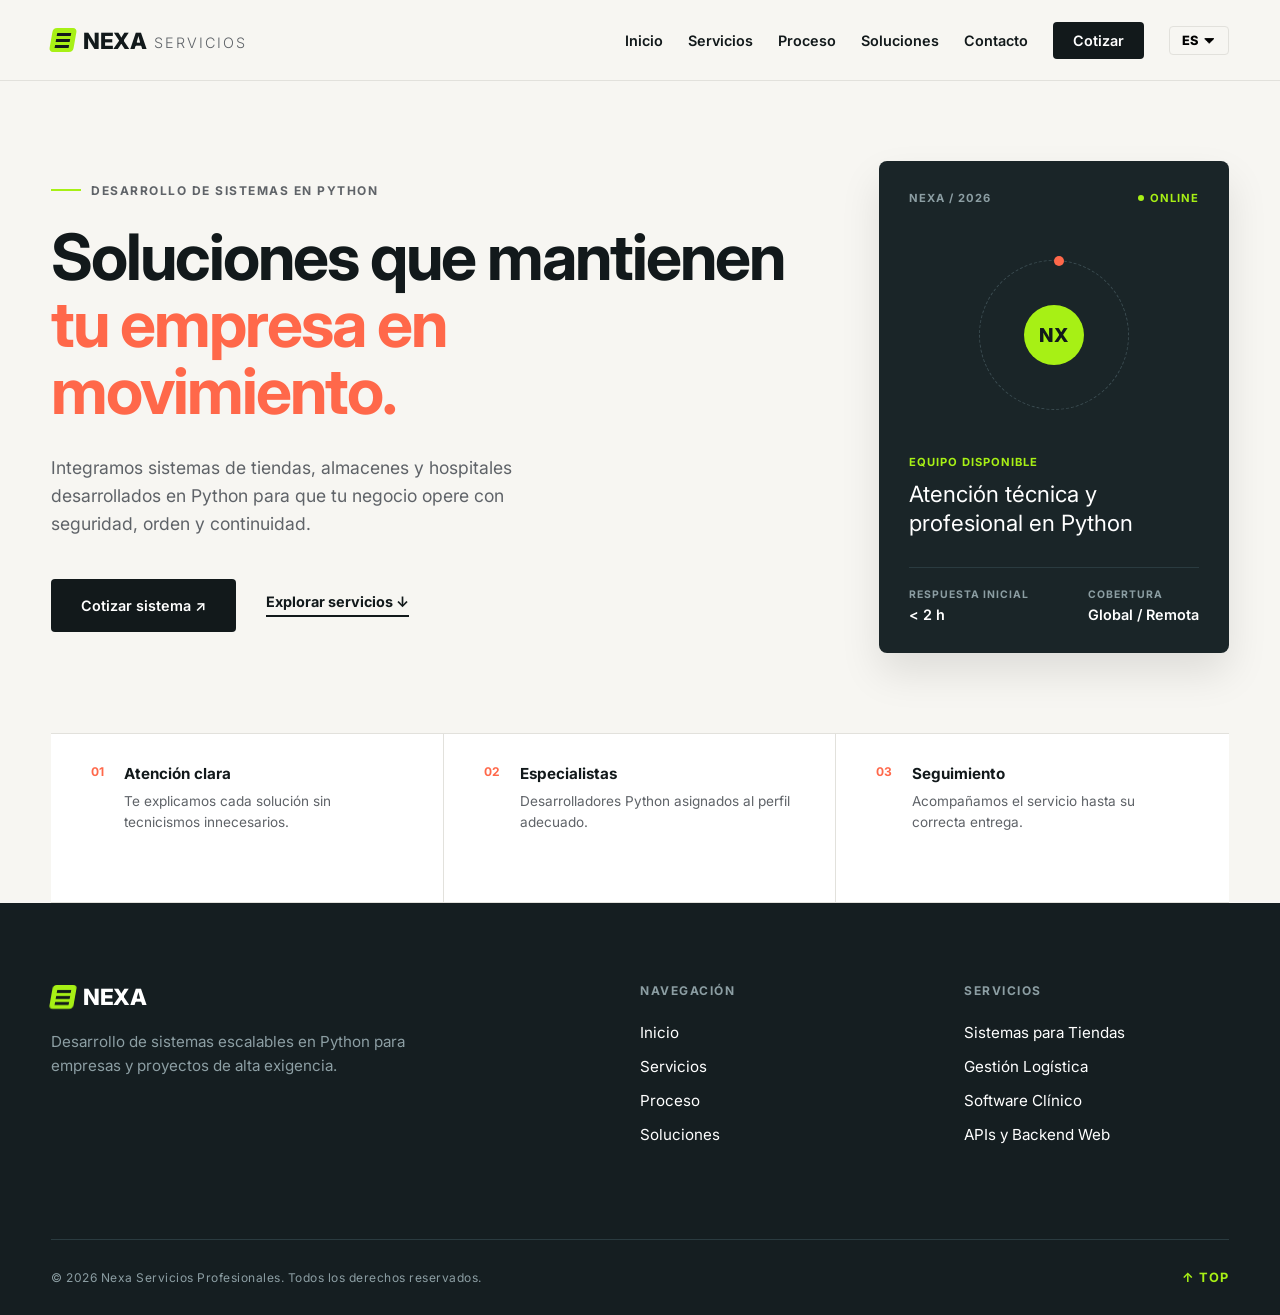
<file: index.html>
<!DOCTYPE html>
<html lang="es">
<head>
    <meta charset="UTF-8">
    <meta name="viewport" content="width=device-width, initial-scale=1.0">
    <title data-es="NEXA Servicios - Inicio" data-en="NEXA Services - Inicio" data-fr="NEXA Services - Inicio" data-pt="NEXA Serviços - Inicio">NEXA Servicios - Inicio</title>
    <link rel="stylesheet" href="public/style.css">
</head>
<body>
    <!--Rodrigo Francia Sarase-->
    <header class="navbar">
        <div class="container nav-container">
            <a href="index.html" class="logo">
                <div class="logo-icon">
                    <span></span><span></span><span></span>
                </div>
                <span class="logo-bold">NEXA</span>
                <span class="logo-light">SERVICIOS</span>
            </a>
            <button class="menu-toggle" id="menu-toggle">
                <span></span><span></span><span></span>
            </button>
            <nav class="nav-links" id="nav-links">
                <a href="index.html" data-es="Inicio" data-en="Home" data-fr="Accueil" data-pt="Início">Inicio</a>
                <a href="servicios.html" data-es="Servicios" data-en="Services" data-fr="Services" data-pt="Serviços">Servicios</a>
                <a href="proceso.html" data-es="Proceso" data-en="Process" data-fr="Processus" data-pt="Processo">Proceso</a>
                <a href="soluciones.html" data-es="Soluciones" data-en="Solutions" data-fr="Solutions" data-pt="Soluções">Soluciones</a>
                <a href="contacto.html" data-es="Contacto" data-en="Contact" data-fr="Contact" data-pt="Contato">Contacto</a>
                <a href="presupuesto.html" class="nav-btn-highlight" data-es="Cotizar" data-en="Quote" data-fr="Devis" data-pt="Orçamento">Cotizar</a>
                <div class="lang-selector">
                    <button class="current-lang-btn" id="current-lang-btn">
                        <span id="current-lang">ES</span> ⏷
                    </button>
                    <div class="lang-dropdown">
                        <button class="lang-option" data-lang="es">Español (ES)</button>
                        <button class="lang-option" data-lang="en">English (EN)</button>
                        <button class="lang-option" data-lang="fr">Français (FR)</button>
                        <button class="lang-option" data-lang="pt">Português (PT)</button>
                    </div>
                </div>
            </nav>
        </div>
    </header>
    <main>

        <section class="hero">
            <div class="container hero-grid">
                <div class="hero-content">
                    <div class="subtitle">
                        <span class="line"></span>
                        <span data-es="DESARROLLO DE SISTEMAS EN PYTHON" data-en="PYTHON SYSTEMS DEVELOPMENT" data-fr="DÉVELOPPEMENT DE SYSTÈMES EN PYTHON" data-pt="DESENVOLVIMENTO DE SISTEMAS EM PYTHON">DESARROLLO DE SISTEMAS EN PYTHON</span>
                    </div>
                    <h1 class="fade-up">
                        <span data-es="Soluciones que mantienen" data-en="Solutions that keep" data-fr="Des solutions qui maintiennent" data-pt="Soluções que mantêm">Soluciones que mantienen</span><br>
                        <span class="text-orange" data-es="tu empresa en" data-en="your company" data-fr="votre entreprise en" data-pt="sua empresa em">tu empresa en</span><br>
                        <span class="text-orange" data-es="movimiento." data-en="moving." data-fr="mouvement." data-pt="movimento.">movimiento.</span>
                    </h1>
                    <p class="fade-up delay-1" data-es="Integramos sistemas de tiendas, almacenes y hospitales desarrollados en Python para que tu negocio opere con seguridad, orden y continuidad." data-en="We integrate store, warehouse, and hospital systems developed in Python so your business operates securely, orderly, and continuously." data-fr="Nous intégrons des systèmes de magasins, d'entrepôts et d'hôpitaux développés en Python pour que votre entreprise fonctionne avec sécurité, ordre et continuité." data-pt="Integramos sistemas de lojas, armazéns e hospitais desenvolvidos em Python para que o seu negócio opere com segurança, ordem e continuidade.">
                        Integramos sistemas de tiendas, almacenes y hospitales desarrollados en Python para que tu negocio opere con seguridad, orden y continuidad.
                    </p>
                    <div class="hero-actions fade-up delay-2">
                        <a href="presupuesto.html" class="btn-dark" data-es="Cotizar sistema ↗" data-en="Quote system ↗" data-fr="Système de devis ↗" data-pt="Cotar sistema ↗">Cotizar sistema ↗</a>
                        <a href="servicios.html" class="link-arrow" data-es="Explorar servicios ↓" data-en="Explore services ↓" data-fr="Explorer les services ↓" data-pt="Explorar serviços ↓">Explorar servicios ↓</a>
                    </div>
                </div>
                <div class="hero-card fade-in">
                    <div class="card-header">
                        <span>NEXA / 2026</span>
                        <span class="status-online"><span class="dot"></span> ONLINE</span>
                    </div>
                    <div class="card-graphic">
                        <div class="circle-outer"></div>
                        <div class="circle-inner">NX</div>
                    </div>
                    <div class="card-body">
                        <span class="card-tag" data-es="EQUIPO DISPONIBLE" data-en="TEAM AVAILABLE" data-fr="ÉQUIPE DISPONIBLE" data-pt="EQUIPE DISPONÍVEL">EQUIPO DISPONIBLE</span>
                        <h3 data-es="Atención técnica y profesional en Python" data-en="Technical and professional Python support" data-fr="Assistance technique et professionnelle Python" data-pt="Suporte técnico e profissional em Python">Atención técnica y profesional en Python</h3>
                    </div>
                    <div class="card-footer">
                        <div>
                            <span class="label" data-es="RESPUESTA INICIAL" data-en="INITIAL RESPONSE" data-fr="RÉPONSE INITIALE" data-pt="RESPOSTA INICIAL">RESPUESTA INICIAL</span>
                            <span class="value">&lt; 2 h</span>
                        </div>
                        <div>
                            <span class="label" data-es="COBERTURA" data-en="COVERAGE" data-fr="COUVERTURE" data-pt="COBERTURA">COBERTURA</span>
                            <span class="value" data-es="Global / Remota" data-en="Global / Remote" data-fr="Mondiale / À distance" data-pt="Global / Remota">Global / Remota</span>
                        </div>
                    </div>
                </div>
            </div>
            <div class="container hero-banner fade-up delay-3">
                <div class="banner-item">
                    <span class="number">01</span>
                    <div>
                        <h4 data-es="Atención clara" data-en="Clear communication" data-fr="Communication claire" data-pt="Comunicação clara">Atención clara</h4>
                        <p data-es="Te explicamos cada solución sin tecnicismos innecesarios." data-en="We explain each solution without unnecessary technical jargon." data-fr="Nous expliquons chaque solution sans jargon technique inutile." data-pt="Explicamos cada solução sem jargões técnicos desnecessários.">Te explicamos cada solución sin tecnicismos innecesarios.</p>
                    </div>
                </div>
                <div class="banner-item">
                    <span class="number">02</span>
                    <div>
                        <h4 data-es="Especialistas" data-en="Specialists" data-fr="Spécialistes" data-pt="Especialistas">Especialistas</h4>
                        <p data-es="Desarrolladores Python asignados al perfil adecuado." data-en="Python developers assigned to the right profile." data-fr="Développeurs Python affectés au bon profil." data-pt="Desenvolvedores Python atribuídos ao perfil adequado.">Desarrolladores Python asignados al perfil adecuado.</p>
                    </div>
                </div>
                <div class="banner-item">
                    <span class="number">03</span>
                    <div>
                        <h4 data-es="Seguimiento" data-en="Follow-up" data-fr="Suivi" data-pt="Acompanhamento">Seguimiento</h4>
                        <p data-es="Acompañamos el servicio hasta su correcta entrega." data-en="We monitor the service until its proper delivery." data-fr="Nous suivons le service jusqu'à sa livraison conforme." data-pt="Acompanhamos o serviço até a sua correta entrega.">Acompañamos el servicio hasta su correcta entrega.</p>
                    </div>
                </div>
            </div>
        </section>

    </main>
    <footer class="main-footer">
        <div class="container">
            <div class="footer-grid">
                <div class="footer-brand">
                    <a href="index.html" class="logo">
                        <div class="logo-icon">
                            <span></span><span></span><span></span>
                        </div>
                        <span class="logo-bold text-white">NEXA</span>
                    </a>
                    <p data-es="Desarrollo de sistemas escalables en Python para empresas y proyectos de alta exigencia." data-en="Development of scalable Python systems for highly demanding companies and projects." data-fr="Développement de systèmes Python évolutifs pour les entreprises et projets très exigeants." data-pt="Desenvolvimento de sistemas escaláveis em Python para empresas e projetos de alta exigência.">
                        Desarrollo de sistemas escalables en Python para empresas y proyectos de alta exigencia.
                    </p>
                </div>
                <div class="footer-col">
                    <h4 data-es="NAVEGACIÓN" data-en="NAVIGATION" data-fr="NAVIGATION" data-pt="NAVEGAÇÃO">NAVEGACIÓN</h4>
                    <a href="index.html" data-es="Inicio" data-en="Home" data-fr="Accueil" data-pt="Início">Inicio</a>
                    <a href="servicios.html" data-es="Servicios" data-en="Services" data-fr="Services" data-pt="Serviços">Servicios</a>
                    <a href="proceso.html" data-es="Proceso" data-en="Process" data-fr="Processus" data-pt="Processo">Proceso</a>
                    <a href="soluciones.html" data-es="Soluciones" data-en="Solutions" data-fr="Solutions" data-pt="Soluções">Soluciones</a>
                </div>
                <div class="footer-col">
                    <h4 data-es="SERVICIOS" data-en="SERVICES" data-fr="SERVICES" data-pt="SERVIÇOS">SERVICIOS</h4>
                    <a href="servicio_tiendas.html" data-es="Sistemas para Tiendas" data-en="Store Systems" data-fr="Systèmes pour Magasins" data-pt="Sistemas para Lojas">Sistemas para Tiendas</a>
                    <a href="servicio_almacenes.html" data-es="Gestión Logística" data-en="Logistics Management" data-fr="Gestion Logistique" data-pt="Gestão Logística">Gestión Logística</a>
                    <a href="servicio_hospitales.html" data-es="Software Clínico" data-en="Clinical Software" data-fr="Logiciel Clinique" data-pt="Software Clínico">Software Clínico</a>
                    <a href="servicios.html" data-es="APIs y Backend Web" data-en="APIs and Web Backend" data-fr="API et Backend Web" data-pt="APIs e Backend Web">APIs y Backend Web</a>
                </div>
            </div>
            <div class="footer-bottom">
                <p data-es="© 2026 Nexa Servicios Profesionales. Todos los derechos reservados." data-en="© 2026 Nexa Professional Services. All rights reserved." data-fr="© 2026 Nexa Services Professionnels. Tous droits réservés." data-pt="© 2026 Nexa Serviços Profissionais. Todos os direitos reservados.">
                    © 2026 Nexa Servicios Profesionales. Todos los derechos reservados.
                </p>
                <a href="#" class="back-to-top" data-es="↑ TOP" data-en="↑ TOP" data-fr="↑ HAUT" data-pt="↑ TOPO">↑ TOP</a>
            </div>
        </div>
    </footer>
    <script>
        const currSpan = document.getElementById('current-lang');
        const langOpts = document.querySelectorAll('.lang-option');
        const toggle = document.getElementById('menu-toggle');
        const links = document.getElementById('nav-links');
        
        langOpts.forEach(opt => {
            opt.addEventListener('click', () => {
                const lg = opt.getAttribute('data-lang');
                currSpan.textContent = lg.toUpperCase();
                document.documentElement.lang = lg;
                
                document.querySelectorAll('[data-es]').forEach(e => {
                    if(e.tagName === 'TITLE') document.title = e.getAttribute('data-' + lg);
                    else e.innerHTML = e.getAttribute('data-' + lg);
                });
                
                document.querySelectorAll('[data-es-placeholder]').forEach(e => {
                    e.setAttribute('placeholder', e.getAttribute('data-' + lg + '-placeholder'));
                });
            });
        });
        
        toggle.addEventListener('click', () => {
            links.classList.toggle('active');
        });
        
    </script>
</body>
</html>
</file>
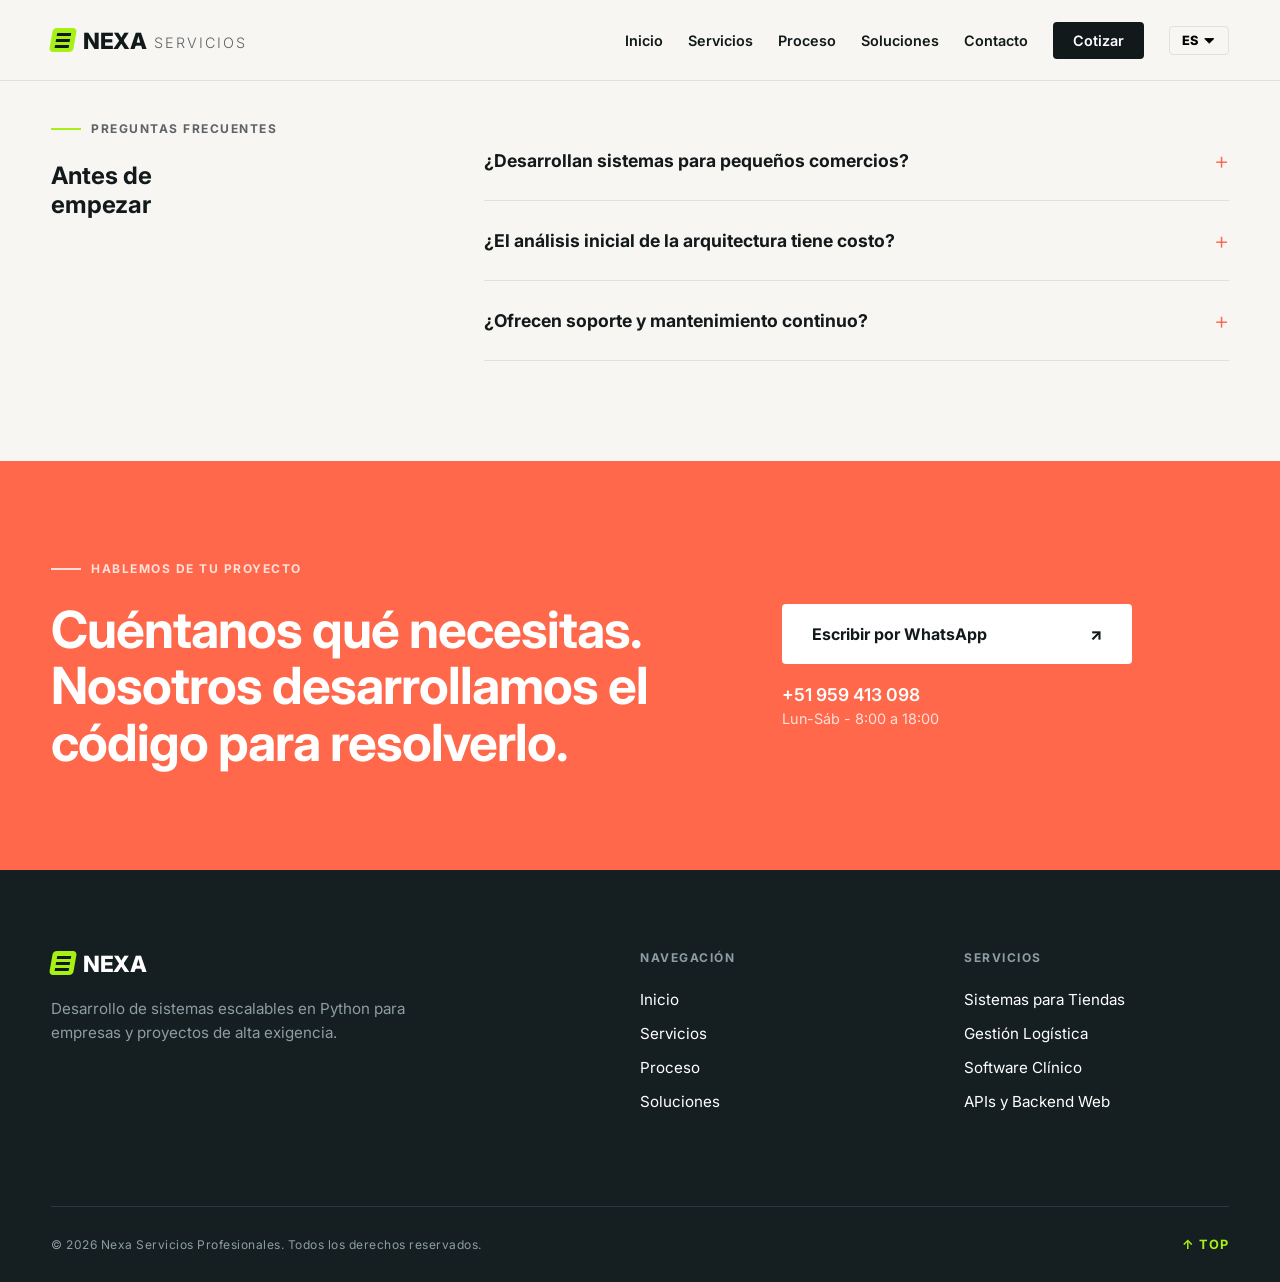
<file: contacto.html>
<!DOCTYPE html>
<html lang="es">
<head>
    <meta charset="UTF-8">
    <meta name="viewport" content="width=device-width, initial-scale=1.0">
    <title data-es="NEXA Servicios - Contacto" data-en="NEXA Services - Contacto" data-fr="NEXA Services - Contacto" data-pt="NEXA Serviços - Contacto">NEXA Servicios - Contacto</title>
    <link rel="stylesheet" href="public/style.css">
</head>
<body>
<!--Rodrigo Francia Sarase-->
    <header class="navbar">
        <div class="container nav-container">
            <a href="index.html" class="logo">
                <div class="logo-icon">
                    <span></span><span></span><span></span>
                </div>
                <span class="logo-bold">NEXA</span>
                <span class="logo-light">SERVICIOS</span>
            </a>
            <button class="menu-toggle" id="menu-toggle">
                <span></span><span></span><span></span>
            </button>
            <nav class="nav-links" id="nav-links">
                <a href="index.html" data-es="Inicio" data-en="Home" data-fr="Accueil" data-pt="Início">Inicio</a>
                <a href="servicios.html" data-es="Servicios" data-en="Services" data-fr="Services" data-pt="Serviços">Servicios</a>
                <a href="proceso.html" data-es="Proceso" data-en="Process" data-fr="Processus" data-pt="Processo">Proceso</a>
                <a href="soluciones.html" data-es="Soluciones" data-en="Solutions" data-fr="Solutions" data-pt="Soluções">Soluciones</a>
                <a href="contacto.html" data-es="Contacto" data-en="Contact" data-fr="Contact" data-pt="Contato">Contacto</a>
                <a href="presupuesto.html" class="nav-btn-highlight" data-es="Cotizar" data-en="Quote" data-fr="Devis" data-pt="Orçamento">Cotizar</a>
                <div class="lang-selector">
                    <button class="current-lang-btn" id="current-lang-btn">
                        <span id="current-lang">ES</span> ⏷
                    </button>
                    <div class="lang-dropdown">
                        <button class="lang-option" data-lang="es">Español (ES)</button>
                        <button class="lang-option" data-lang="en">English (EN)</button>
                        <button class="lang-option" data-lang="fr">Français (FR)</button>
                        <button class="lang-option" data-lang="pt">Português (PT)</button>
                    </div>
                </div>
            </nav>
        </div>
    </header>
    <main>

        <section class="faq-section fade-in" style="border-top:none; padding-top:40px;">
            <div class="container faq-grid">
                <div class="faq-left">
                    <div class="subtitle">
                        <span class="line"></span>
                        <span data-es="PREGUNTAS FRECUENTES" data-en="FREQUENTLY ASKED QUESTIONS" data-fr="FOIRE AUX QUESTIONS" data-pt="PERGUNTAS FREQUENTES">PREGUNTAS FRECUENTES</span>
                    </div>
                    <h1 data-es="Antes de<br>empezar" data-en="Before we<br>start" data-fr="Avant de<br>commencer" data-pt="Antes de<br>começar">Antes de<br>empezar</h1>
                </div>
                <div class="faq-right">
                    <div class="accordion">
                        <div class="accordion-item">
                            <button class="accordion-header">
                                <span data-es="¿Desarrollan sistemas para pequeños comercios?" data-en="Do you develop systems for small businesses?" data-fr="Développez-vous des systèmes pour les petites entreprises ?" data-pt="Vocês desenvolvem sistemas para pequenos comércios?">¿Desarrollan sistemas para pequeños comercios?</span>
                                <span class="icon">+</span>
                            </button>
                            <div class="accordion-content">
                                <p data-es="Sí. Adaptamos nuestras soluciones en Python tanto para emprendimientos locales como para grandes organizaciones." data-en="Yes. We adapt our Python solutions for both local startups and large organizations." data-fr="Oui. Nous adaptons nos solutions Python aux startups locales ainsi qu'aux grandes organisations." data-pt="Sim. Adaptamos nossas soluções em Python tanto para empreendimentos locais quanto para grandes organizações.">Sí. Adaptamos nuestras soluciones en Python tanto para emprendimientos locales como para grandes organizaciones.</p>
                            </div>
                        </div>
                        <div class="accordion-item">
                            <button class="accordion-header">
                                <span data-es="¿El análisis inicial de la arquitectura tiene costo?" data-en="Does the initial architecture analysis have a cost?" data-fr="L'analyse initiale de l'architecture a-t-elle un coût ?" data-pt="A análise inicial da arquitetura tem custo?">¿El análisis inicial de la arquitectura tiene costo?</span>
                                <span class="icon">+</span>
                            </button>
                            <div class="accordion-content">
                                <p data-es="No. La primera reunión para evaluar el alcance tecnológico y los requisitos de tu negocio es totalmente gratuita." data-en="No. The first meeting to evaluate the technological scope and your business requirements is completely free." data-fr="Non. La première réunion pour évaluer la portée technologique et les besoins de votre entreprise est entièrement gratuite." data-pt="Não. A primeira reunião para avaliar o escopo tecnológico e os requisitos do seu negócio é totalmente gratuita.">No. La primera reunión para evaluar el alcance tecnológico y los requisitos de tu negocio es totalmente gratuita.</p>
                            </div>
                        </div>
                        <div class="accordion-item">
                            <button class="accordion-header">
                                <span data-es="¿Ofrecen soporte y mantenimiento continuo?" data-en="Do you offer ongoing support and maintenance?" data-fr="Proposez-vous un support et une maintenance continus ?" data-pt="Oferecem suporte e manutenção contínuos?">¿Ofrecen soporte y mantenimiento continuo?</span>
                                <span class="icon">+</span>
                            </button>
                            <div class="accordion-content">
                                <p data-es="Sí. Contamos con planes de mantenimiento preventivo, actualizaciones de seguridad y escalabilidad de código mensual." data-en="Yes. We have monthly preventive maintenance, security updates, and code scalability plans." data-fr="Oui. Nous avons des plans mensuels de maintenance préventive, de mises à jour de sécurité et d'évolutivité du code." data-pt="Sim. Contamos com planos de manutenção preventiva, atualizações de segurança e escalabilidade de código mensal.">Sí. Contamos con planes de mantenimiento preventivo, actualizaciones de seguridad y escalabilidad de código mensual.</p>
                            </div>
                        </div>
                    </div>
                </div>
            </div>
        </section>
        <section class="contact-cta">
            <div class="container cta-grid">
                <div class="cta-left">
                    <div class="subtitle cta-subtitle">
                        <span class="line line-white"></span>
                        <span data-es="HABLEMOS DE TU PROYECTO" data-en="LET'S TALK ABOUT YOUR PROJECT" data-fr="PARLONS DE VOTRE PROJET" data-pt="VAMOS FALAR SOBRE O SEU PROJETO">HABLEMOS DE TU PROYECTO</span>
                    </div>
                    <h2 data-es="Cuéntanos qué necesitas. Nosotros desarrollamos el código para resolverlo." data-en="Tell us what you need. We develop the code to solve it." data-fr="Dites-nous ce dont vous avez besoin. Nous développons le code pour le résoudre." data-pt="Conte-nos o que você precisa. Nós desenvolvemos o código para resolver isso.">Cuéntanos qué necesitas. Nosotros desarrollamos el código para resolverlo.</h2>
                </div>
                <div class="cta-right">
                    <a href="https://wa.me/51959413098?text=Hola%20NEXA%20Servicios%2C%20quisiera%20m%C3%A1s%20informaci%C3%B3n" target="_blank" class="btn-white">
                        <span data-es="Escribir por WhatsApp" data-en="Write via WhatsApp" data-fr="Écrire via WhatsApp" data-pt="Escrever pelo WhatsApp">Escribir por WhatsApp</span>
                        <span class="arrow">↗</span>
                    </a>
                    <p class="cta-email">+51 959 413 098</p>
                    <p class="cta-hours" data-es="Lun-Sáb - 8:00 a 18:00" data-en="Mon-Sat - 8:00 to 18:00" data-fr="Lun-Sam - 8:00 à 18:00" data-pt="Seg-Sáb - 8:00 às 18:00">Lun-Sáb - 8:00 a 18:00</p>
                </div>
            </div>
        </section>

    </main>
    <footer class="main-footer">
        <div class="container">
            <div class="footer-grid">
                <div class="footer-brand">
                    <a href="index.html" class="logo">
                        <div class="logo-icon">
                            <span></span><span></span><span></span>
                        </div>
                        <span class="logo-bold text-white">NEXA</span>
                    </a>
                    <p data-es="Desarrollo de sistemas escalables en Python para empresas y proyectos de alta exigencia." data-en="Development of scalable Python systems for highly demanding companies and projects." data-fr="Développement de systèmes Python évolutifs pour les entreprises et projets très exigeants." data-pt="Desenvolvimento de sistemas escaláveis em Python para empresas e projetos de alta exigência.">
                        Desarrollo de sistemas escalables en Python para empresas y proyectos de alta exigencia.
                    </p>
                </div>
                <div class="footer-col">
                    <h4 data-es="NAVEGACIÓN" data-en="NAVIGATION" data-fr="NAVIGATION" data-pt="NAVEGAÇÃO">NAVEGACIÓN</h4>
                    <a href="index.html" data-es="Inicio" data-en="Home" data-fr="Accueil" data-pt="Início">Inicio</a>
                    <a href="servicios.html" data-es="Servicios" data-en="Services" data-fr="Services" data-pt="Serviços">Servicios</a>
                    <a href="proceso.html" data-es="Proceso" data-en="Process" data-fr="Processus" data-pt="Processo">Proceso</a>
                    <a href="soluciones.html" data-es="Soluciones" data-en="Solutions" data-fr="Solutions" data-pt="Soluções">Soluciones</a>
                </div>
                <div class="footer-col">
                    <h4 data-es="SERVICIOS" data-en="SERVICES" data-fr="SERVICES" data-pt="SERVIÇOS">SERVICIOS</h4>
                    <a href="servicio_tiendas.html" data-es="Sistemas para Tiendas" data-en="Store Systems" data-fr="Systèmes pour Magasins" data-pt="Sistemas para Lojas">Sistemas para Tiendas</a>
                    <a href="servicio_almacenes.html" data-es="Gestión Logística" data-en="Logistics Management" data-fr="Gestion Logistique" data-pt="Gestão Logística">Gestión Logística</a>
                    <a href="servicio_hospitales.html" data-es="Software Clínico" data-en="Clinical Software" data-fr="Logiciel Clinique" data-pt="Software Clínico">Software Clínico</a>
                    <a href="servicios.html" data-es="APIs y Backend Web" data-en="APIs and Web Backend" data-fr="API et Backend Web" data-pt="APIs e Backend Web">APIs y Backend Web</a>
                </div>
            </div>
            <div class="footer-bottom">
                <p data-es="© 2026 Nexa Servicios Profesionales. Todos los derechos reservados." data-en="© 2026 Nexa Professional Services. All rights reserved." data-fr="© 2026 Nexa Services Professionnels. Tous droits réservés." data-pt="© 2026 Nexa Serviços Profissionais. Todos os direitos reservados.">
                    © 2026 Nexa Servicios Profesionales. Todos los derechos reservados.
                </p>
                <a href="#" class="back-to-top" data-es="↑ TOP" data-en="↑ TOP" data-fr="↑ HAUT" data-pt="↑ TOPO">↑ TOP</a>
            </div>
        </div>
    </footer>
    <script>
        const currSpan = document.getElementById('current-lang');
        const langOpts = document.querySelectorAll('.lang-option');
        const toggle = document.getElementById('menu-toggle');
        const links = document.getElementById('nav-links');
        
        langOpts.forEach(opt => {
            opt.addEventListener('click', () => {
                const lg = opt.getAttribute('data-lang');
                currSpan.textContent = lg.toUpperCase();
                document.documentElement.lang = lg;
                
                document.querySelectorAll('[data-es]').forEach(e => {
                    if(e.tagName === 'TITLE') document.title = e.getAttribute('data-' + lg);
                    else e.innerHTML = e.getAttribute('data-' + lg);
                });
                
                document.querySelectorAll('[data-es-placeholder]').forEach(e => {
                    e.setAttribute('placeholder', e.getAttribute('data-' + lg + '-placeholder'));
                });
            });
        });
        
        toggle.addEventListener('click', () => {
            links.classList.toggle('active');
        });
        
        document.querySelectorAll('.accordion-header').forEach(header => {
            header.addEventListener('click', () => {
                const item = header.parentElement;
                const content = header.nextElementSibling;
                const icon = header.querySelector('.icon');
                
                const isActive = item.classList.contains('active');
                
                document.querySelectorAll('.accordion-item').forEach(i => {
                    i.classList.remove('active');
                    i.querySelector('.accordion-content').style.maxHeight = null;
                    i.querySelector('.icon').textContent = '+';
                    i.querySelector('.icon').classList.remove('active-icon');
                });

                if (!isActive) {
                    item.classList.add('active');
                    content.style.maxHeight = content.scrollHeight + 'px';
                    icon.textContent = '×';
                    icon.classList.add('active-icon');
                }
            });
        });

    </script>
</body>
</html>
</file>
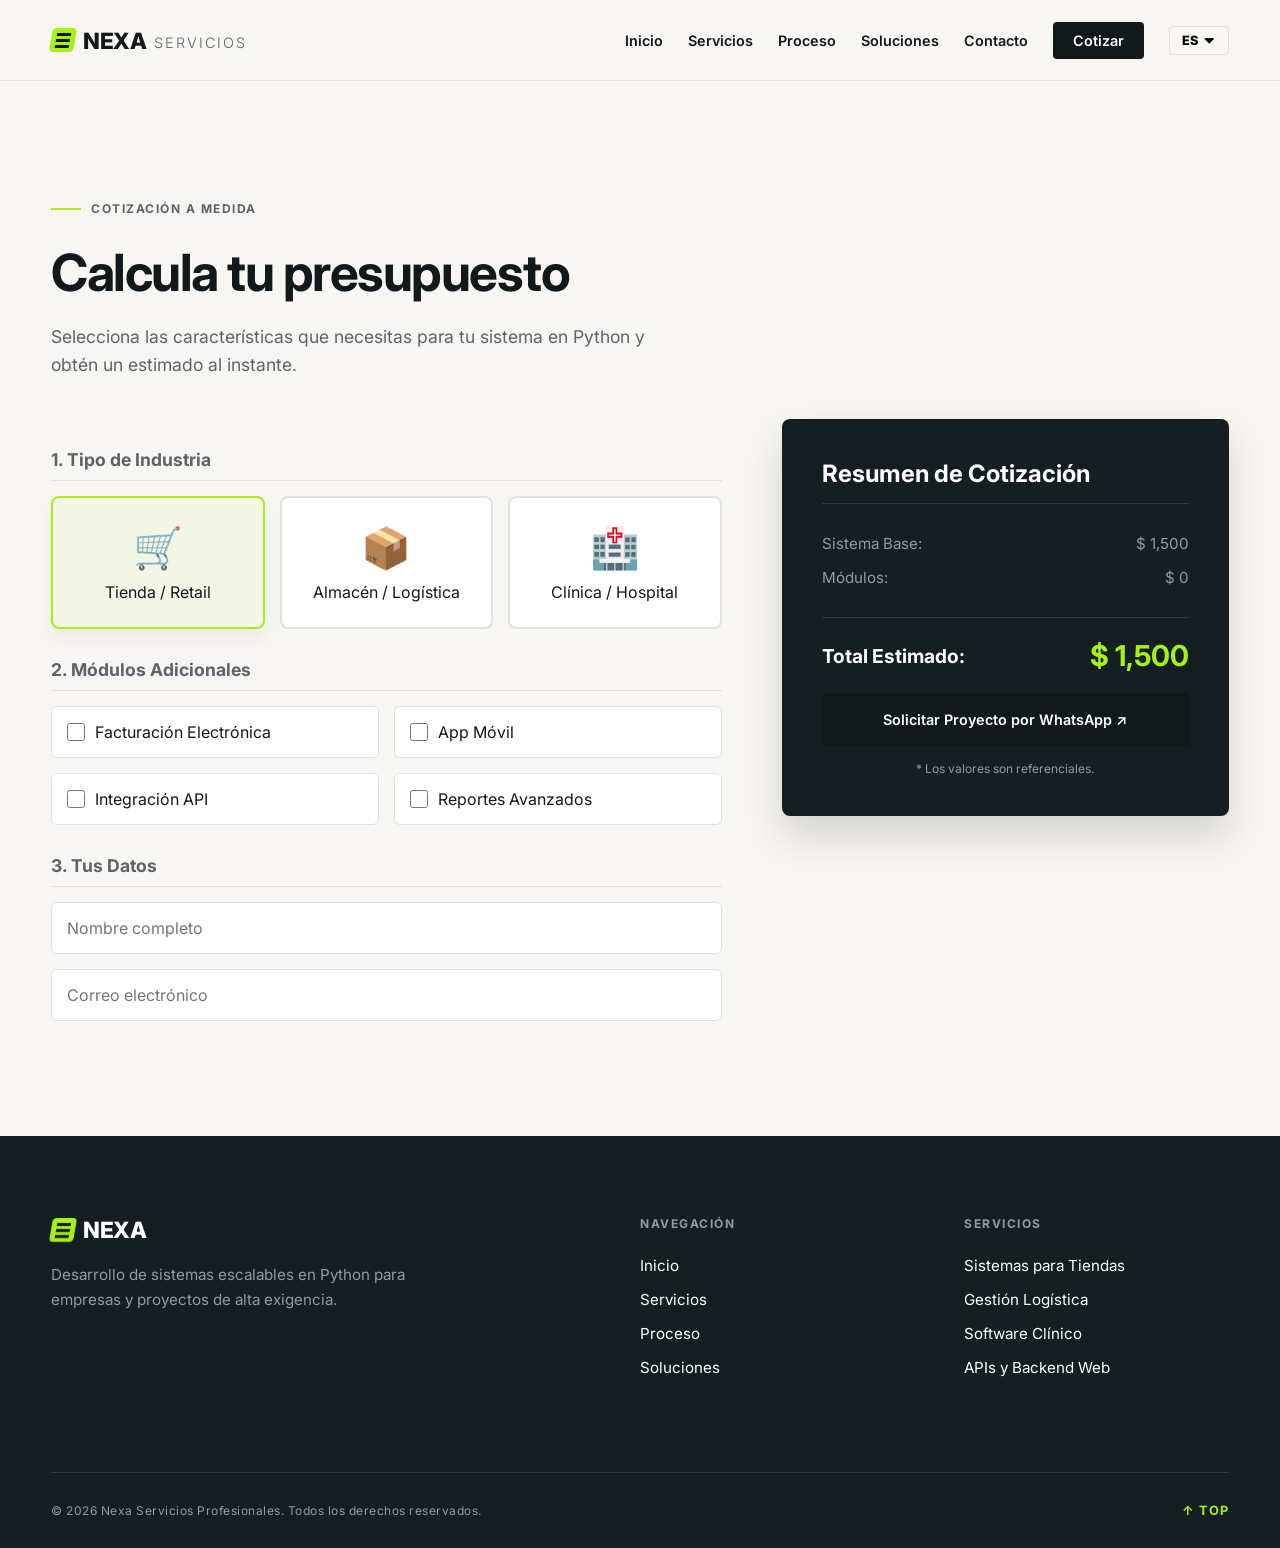
<file: presupuesto.html>
<!DOCTYPE html>
<html lang="es">
<head>
    <meta charset="UTF-8">
    <meta name="viewport" content="width=device-width, initial-scale=1.0">
    <title data-es="NEXA Servicios - Presupuesto" data-en="NEXA Services - Presupuesto" data-fr="NEXA Services - Presupuesto" data-pt="NEXA Serviços - Presupuesto">NEXA Servicios - Presupuesto</title>
    <link rel="stylesheet" href="public/style.css">
</head>
<body>
        <!--Rodrigo Francia Sarase-->
    <header class="navbar">
        <div class="container nav-container">
            <a href="index.html" class="logo">
                <div class="logo-icon">
                    <span></span><span></span><span></span>
                </div>
                <span class="logo-bold">NEXA</span>
                <span class="logo-light">SERVICIOS</span>
            </a>
            <button class="menu-toggle" id="menu-toggle">
                <span></span><span></span><span></span>
            </button>
            <nav class="nav-links" id="nav-links">
                <a href="index.html" data-es="Inicio" data-en="Home" data-fr="Accueil" data-pt="Início">Inicio</a>
                <a href="servicios.html" data-es="Servicios" data-en="Services" data-fr="Services" data-pt="Serviços">Servicios</a>
                <a href="proceso.html" data-es="Proceso" data-en="Process" data-fr="Processus" data-pt="Processo">Proceso</a>
                <a href="soluciones.html" data-es="Soluciones" data-en="Solutions" data-fr="Solutions" data-pt="Soluções">Soluciones</a>
                <a href="contacto.html" data-es="Contacto" data-en="Contact" data-fr="Contact" data-pt="Contato">Contacto</a>
                <a href="presupuesto.html" class="nav-btn-highlight" data-es="Cotizar" data-en="Quote" data-fr="Devis" data-pt="Orçamento">Cotizar</a>
                <div class="lang-selector">
                    <button class="current-lang-btn" id="current-lang-btn">
                        <span id="current-lang">ES</span> ⏷
                    </button>
                    <div class="lang-dropdown">
                        <button class="lang-option" data-lang="es">Español (ES)</button>
                        <button class="lang-option" data-lang="en">English (EN)</button>
                        <button class="lang-option" data-lang="fr">Français (FR)</button>
                        <button class="lang-option" data-lang="pt">Português (PT)</button>
                    </div>
                </div>
            </nav>
        </div>
    </header>
    <main>

        <section class="budget-section fade-in">
            <div class="container">
                <div class="page-header">
                    <div class="subtitle">
                        <span class="line"></span>
                        <span data-es="COTIZACIÓN A MEDIDA" data-en="CUSTOM QUOTE" data-fr="DEVIS SUR MESURE" data-pt="ORÇAMENTO SOB MEDIDA">COTIZACIÓN A MEDIDA</span>
                    </div>
                    <h1 data-es="Calcula tu presupuesto" data-en="Calculate your budget" data-fr="Calculez votre budget" data-pt="Calcule seu orçamento">Calcula tu presupuesto</h1>
                    <p data-es="Selecciona las características que necesitas para tu sistema en Python y obtén un estimado al instante." data-en="Select the features you need for your Python system and get an instant estimate." data-fr="Sélectionnez les fonctionnalités dont vous avez besoin pour votre système Python et obtenez une estimation instantanée." data-pt="Selecione os recursos que você precisa para o seu sistema em Python e obtenha uma estimativa instantânea.">Selecciona las características que necesitas para tu sistema en Python y obtén un estimado al instante.</p>
                </div>
                <div class="budget-grid">
                    <div class="budget-form">
                        <h3 data-es="1. Tipo de Industria" data-en="1. Industry Type" data-fr="1. Type d'Industrie" data-pt="1. Tipo de Indústria">1. Tipo de Industria</h3>
                        <div class="options-grid">
                            <label class="option-card">
                                <input type="radio" name="industry" value="1500" checked>
                                <div class="card-content">
                                    <span class="icon">🛒</span>
                                    <span data-es="Tienda / Retail" data-en="Store / Retail" data-fr="Magasin / Détail" data-pt="Loja / Varejo">Tienda / Retail</span>
                                </div>
                            </label>
                            <label class="option-card">
                                <input type="radio" name="industry" value="2500">
                                <div class="card-content">
                                    <span class="icon">📦</span>
                                    <span data-es="Almacén / Logística" data-en="Warehouse / Logistics" data-fr="Entrepôt / Logistique" data-pt="Armazém / Logística">Almacén / Logística</span>
                                </div>
                            </label>
                            <label class="option-card">
                                <input type="radio" name="industry" value="4000">
                                <div class="card-content">
                                    <span class="icon">🏥</span>
                                    <span data-es="Clínica / Hospital" data-en="Clinic / Hospital" data-fr="Clinique / Hôpital" data-pt="Clínica / Hospital">Clínica / Hospital</span>
                                </div>
                            </label>
                        </div>
                        <h3 data-es="2. Módulos Adicionales" data-en="2. Additional Modules" data-fr="2. Modules Supplémentaires" data-pt="2. Módulos Adicionais">2. Módulos Adicionales</h3>
                        <div class="modules-grid">
                            <label class="module-check">
                                <input type="checkbox" value="500" class="mod-check">
                                <span data-es="Facturación Electrónica" data-en="Electronic Billing" data-fr="Facturation Électronique" data-pt="Faturamento Eletrônico">Facturación Electrónica</span>
                            </label>
                            <label class="module-check">
                                <input type="checkbox" value="800" class="mod-check">
                                <span data-es="App Móvil" data-en="Mobile App" data-fr="Application Mobile" data-pt="App Móvel">App Móvil</span>
                            </label>
                            <label class="module-check">
                                <input type="checkbox" value="600" class="mod-check">
                                <span data-es="Integración API" data-en="API Integration" data-fr="Intégration API" data-pt="Integração API">Integración API</span>
                            </label>
                            <label class="module-check">
                                <input type="checkbox" value="400" class="mod-check">
                                <span data-es="Reportes Avanzados" data-en="Advanced Reports" data-fr="Rapports Avancés" data-pt="Relatórios Avançados">Reportes Avanzados</span>
                            </label>
                        </div>
                        <h3 data-es="3. Tus Datos" data-en="3. Your Details" data-fr="3. Vos Détails" data-pt="3. Seus Dados">3. Tus Datos</h3>
                        <input type="text" id="user-name" class="form-input" placeholder="Nombre completo" data-es-placeholder="Nombre completo" data-en-placeholder="Full name" data-fr-placeholder="Nom complet" data-pt-placeholder="Nome completo">
                        <input type="email" id="user-email" class="form-input" placeholder="Correo electrónico" data-es-placeholder="Correo electrónico" data-en-placeholder="Email address" data-fr-placeholder="Adresse e-mail" data-pt-placeholder="Endereço de e-mail">
                    </div>
                    <div class="budget-summary">
                        <div class="summary-box">
                            <h3 data-es="Resumen de Cotización" data-en="Quote Summary" data-fr="Résumé du Devis" data-pt="Resumo do Orçamento">Resumen de Cotización</h3>
                            <div class="summary-row">
                                <span data-es="Sistema Base:" data-en="Base System:" data-fr="Système de Base:" data-pt="Sistema Base:">Sistema Base:</span>
                                <span id="base-price">$ 1,500</span>
                            </div>
                            <div class="summary-row">
                                <span data-es="Módulos:" data-en="Modules:" data-fr="Modules:" data-pt="Módulos:">Módulos:</span>
                                <span id="modules-price">$ 0</span>
                            </div>
                            <div class="summary-total">
                                <span data-es="Total Estimado:" data-en="Estimated Total:" data-fr="Total Estimé:" data-pt="Total Estimado:">Total Estimado:</span>
                                <span id="total-price" class="text-green">$ 1,500</span>
                            </div>
                            <button id="btn-whatsapp" class="btn-dark full-width mt-20" data-es="Solicitar Proyecto por WhatsApp ↗" data-en="Request via WhatsApp ↗" data-fr="Demander via WhatsApp ↗" data-pt="Solicitar pelo WhatsApp ↗">Solicitar Proyecto por WhatsApp ↗</button>
                            <p class="summary-note" data-es="* Los valores son referenciales." data-en="* Values are for reference only." data-fr="* Les valeurs sont à titre indicatif." data-pt="* Os valores são apenas para referência.">* Los valores son referenciales.</p>
                        </div>
                    </div>
                </div>
            </div>
        </section>

    </main>
    <footer class="main-footer">
        <div class="container">
            <div class="footer-grid">
                <div class="footer-brand">
                    <a href="index.html" class="logo">
                        <div class="logo-icon">
                            <span></span><span></span><span></span>
                        </div>
                        <span class="logo-bold text-white">NEXA</span>
                    </a>
                    <p data-es="Desarrollo de sistemas escalables en Python para empresas y proyectos de alta exigencia." data-en="Development of scalable Python systems for highly demanding companies and projects." data-fr="Développement de systèmes Python évolutifs pour les entreprises et projets très exigeants." data-pt="Desenvolvimento de sistemas escaláveis em Python para empresas e projetos de alta exigência.">
                        Desarrollo de sistemas escalables en Python para empresas y proyectos de alta exigencia.
                    </p>
                </div>
                <div class="footer-col">
                    <h4 data-es="NAVEGACIÓN" data-en="NAVIGATION" data-fr="NAVIGATION" data-pt="NAVEGAÇÃO">NAVEGACIÓN</h4>
                    <a href="index.html" data-es="Inicio" data-en="Home" data-fr="Accueil" data-pt="Início">Inicio</a>
                    <a href="servicios.html" data-es="Servicios" data-en="Services" data-fr="Services" data-pt="Serviços">Servicios</a>
                    <a href="proceso.html" data-es="Proceso" data-en="Process" data-fr="Processus" data-pt="Processo">Proceso</a>
                    <a href="soluciones.html" data-es="Soluciones" data-en="Solutions" data-fr="Solutions" data-pt="Soluções">Soluciones</a>
                </div>
                <div class="footer-col">
                    <h4 data-es="SERVICIOS" data-en="SERVICES" data-fr="SERVICES" data-pt="SERVIÇOS">SERVICIOS</h4>
                    <a href="servicio_tiendas.html" data-es="Sistemas para Tiendas" data-en="Store Systems" data-fr="Systèmes pour Magasins" data-pt="Sistemas para Lojas">Sistemas para Tiendas</a>
                    <a href="servicio_almacenes.html" data-es="Gestión Logística" data-en="Logistics Management" data-fr="Gestion Logistique" data-pt="Gestão Logística">Gestión Logística</a>
                    <a href="servicio_hospitales.html" data-es="Software Clínico" data-en="Clinical Software" data-fr="Logiciel Clinique" data-pt="Software Clínico">Software Clínico</a>
                    <a href="servicios.html" data-es="APIs y Backend Web" data-en="APIs and Web Backend" data-fr="API et Backend Web" data-pt="APIs e Backend Web">APIs y Backend Web</a>
                </div>
            </div>
            <div class="footer-bottom">
                <p data-es="© 2026 Nexa Servicios Profesionales. Todos los derechos reservados." data-en="© 2026 Nexa Professional Services. All rights reserved." data-fr="© 2026 Nexa Services Professionnels. Tous droits réservés." data-pt="© 2026 Nexa Serviços Profissionais. Todos os direitos reservados.">
                    © 2026 Nexa Servicios Profesionales. Todos los derechos reservados.
                </p>
                <a href="#" class="back-to-top" data-es="↑ TOP" data-en="↑ TOP" data-fr="↑ HAUT" data-pt="↑ TOPO">↑ TOP</a>
            </div>
        </div>
    </footer>
    <script>
        const currSpan = document.getElementById('current-lang');
        const langOpts = document.querySelectorAll('.lang-option');
        const toggle = document.getElementById('menu-toggle');
        const links = document.getElementById('nav-links');
        
        langOpts.forEach(opt => {
            opt.addEventListener('click', () => {
                const lg = opt.getAttribute('data-lang');
                currSpan.textContent = lg.toUpperCase();
                document.documentElement.lang = lg;
                
                document.querySelectorAll('[data-es]').forEach(e => {
                    if(e.tagName === 'TITLE') document.title = e.getAttribute('data-' + lg);
                    else e.innerHTML = e.getAttribute('data-' + lg);
                });
                
                document.querySelectorAll('[data-es-placeholder]').forEach(e => {
                    e.setAttribute('placeholder', e.getAttribute('data-' + lg + '-placeholder'));
                });
            });
        });
        
        toggle.addEventListener('click', () => {
            links.classList.toggle('active');
        });
        
        const radios = document.querySelectorAll('input[name="industry"]');
        const checks = document.querySelectorAll('.mod-check');
        const basePriceEl = document.getElementById('base-price');
        const modsPriceEl = document.getElementById('modules-price');
        const totalPriceEl = document.getElementById('total-price');
        const btnWpp = document.getElementById('btn-whatsapp');
        const userName = document.getElementById('user-name');
        const userEmail = document.getElementById('user-email');
        
        function calculate() {
            let base = 0;
            radios.forEach(r => { if(r.checked) base = parseInt(r.value); });
            
            let mods = 0;
            checks.forEach(c => { if(c.checked) mods += parseInt(c.value); });
            
            const total = base + mods;
            
            basePriceEl.textContent = '$ ' + base.toLocaleString();
            modsPriceEl.textContent = '$ ' + mods.toLocaleString();
            totalPriceEl.textContent = '$ ' + total.toLocaleString();
        }
        
        radios.forEach(r => r.addEventListener('change', calculate));
        checks.forEach(c => c.addEventListener('change', calculate));

        btnWpp.addEventListener('click', () => {
            let selectedIndustry = '';
            radios.forEach(r => {
                if(r.checked) {
                    selectedIndustry = r.nextElementSibling.querySelector('span:nth-child(2)').textContent;
                }
            });
            
            let selectedMods = [];
            checks.forEach(c => {
                if(c.checked) {
                    selectedMods.push(c.nextElementSibling.textContent);
                }
            });
            
            let modsText = selectedMods.length > 0 ? selectedMods.join(', ') : 'Ninguno';
            let total = totalPriceEl.textContent;
            let name = userName.value || 'Cliente';
            let email = userEmail.value || 'No proporcionado';
            
            let msg = `Hola NEXA Servicios, mi nombre es ${name} y mi correo es ${email}. Me gustaría solicitar la siguiente cotización:\n\n📌 Industria: ${selectedIndustry}\n⚙️ Módulos: ${modsText}\n💰 Total Estimado: ${total}`;
            let url = `https://wa.me/51959413098?text=${encodeURIComponent(msg)}`;
            window.open(url, '_blank');
        });

    </script>
</body>
</html>
</file>
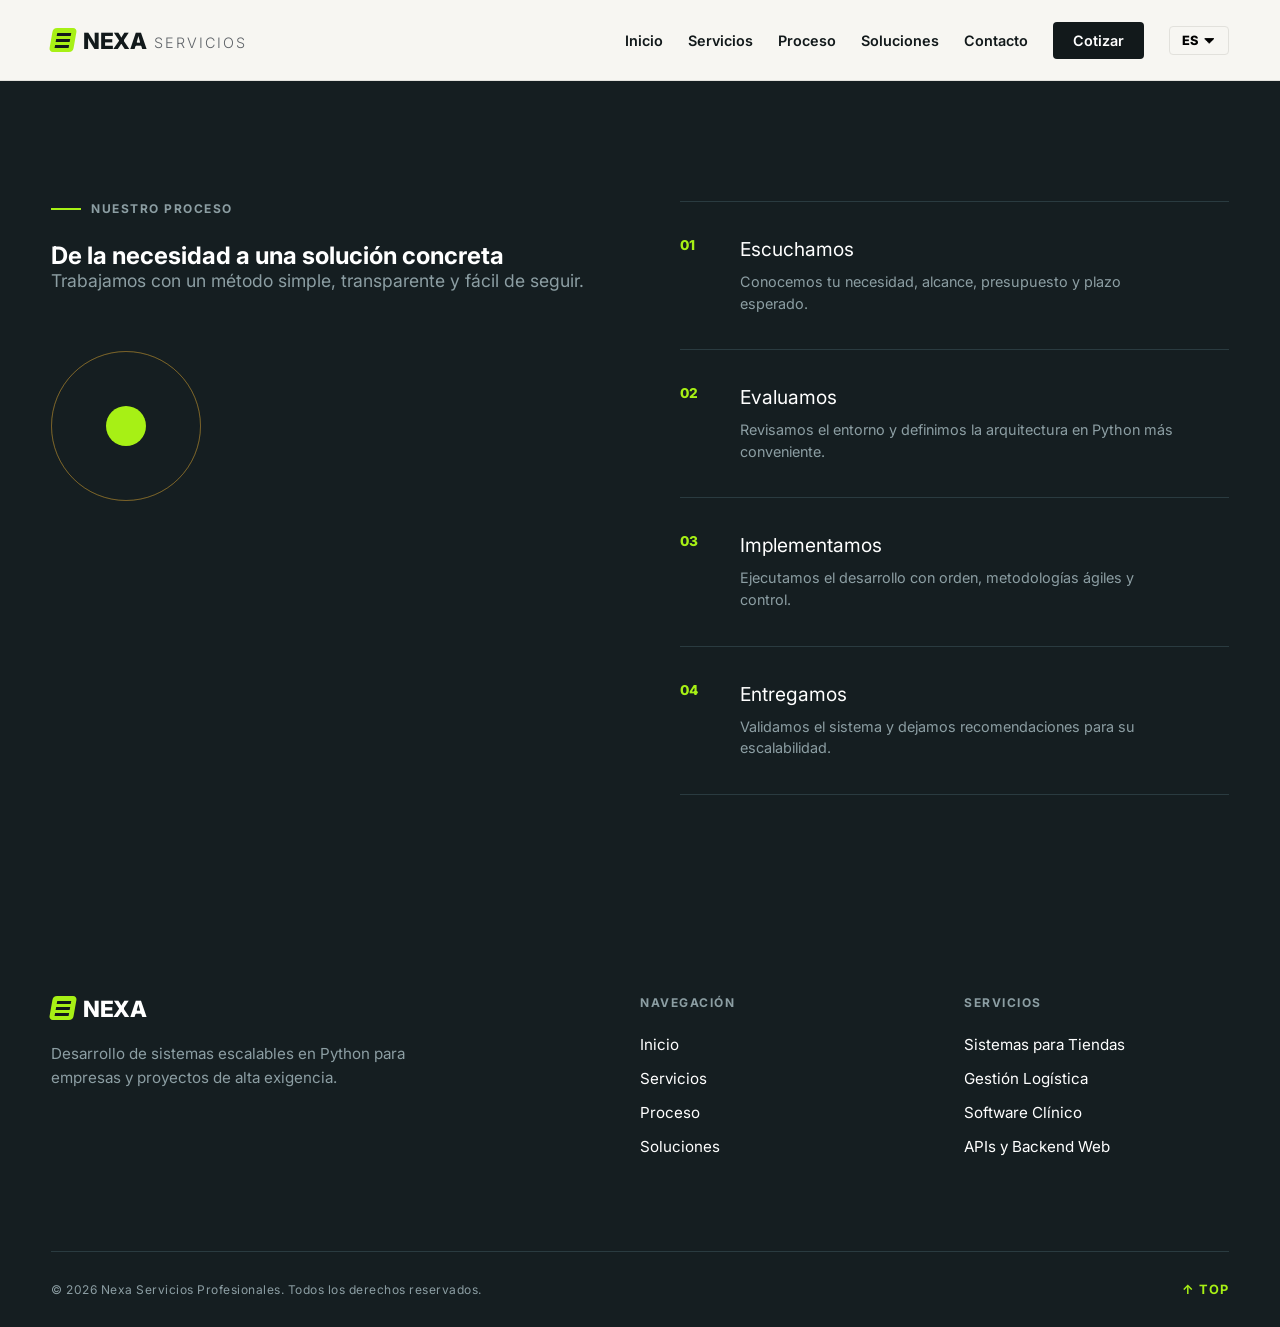
<file: proceso.html>
<!DOCTYPE html>
<html lang="es">
<head>
    <meta charset="UTF-8">
    <meta name="viewport" content="width=device-width, initial-scale=1.0">
    <title data-es="NEXA Servicios - Proceso" data-en="NEXA Services - Proceso" data-fr="NEXA Services - Proceso" data-pt="NEXA Serviços - Proceso">NEXA Servicios - Proceso</title>
    <link rel="stylesheet" href="public/style.css">
</head>
<body>
        <!--Cama Limachi Adrian Alejandro-->
    <header class="navbar">
        <div class="container nav-container">
            <a href="index.html" class="logo">
                <div class="logo-icon">
                    <span></span><span></span><span></span>
                </div>
                <span class="logo-bold">NEXA</span>
                <span class="logo-light">SERVICIOS</span>
            </a>
            <button class="menu-toggle" id="menu-toggle">
                <span></span><span></span><span></span>
            </button>
            <nav class="nav-links" id="nav-links">
                <a href="index.html" data-es="Inicio" data-en="Home" data-fr="Accueil" data-pt="Início">Inicio</a>
                <a href="servicios.html" data-es="Servicios" data-en="Services" data-fr="Services" data-pt="Serviços">Servicios</a>
                <a href="proceso.html" data-es="Proceso" data-en="Process" data-fr="Processus" data-pt="Processo">Proceso</a>
                <a href="soluciones.html" data-es="Soluciones" data-en="Solutions" data-fr="Solutions" data-pt="Soluções">Soluciones</a>
                <a href="contacto.html" data-es="Contacto" data-en="Contact" data-fr="Contact" data-pt="Contato">Contacto</a>
                <a href="presupuesto.html" class="nav-btn-highlight" data-es="Cotizar" data-en="Quote" data-fr="Devis" data-pt="Orçamento">Cotizar</a>
                <div class="lang-selector">
                    <button class="current-lang-btn" id="current-lang-btn">
                        <span id="current-lang">ES</span> ⏷
                    </button>
                    <div class="lang-dropdown">
                        <button class="lang-option" data-lang="es">Español (ES)</button>
                        <button class="lang-option" data-lang="en">English (EN)</button>
                        <button class="lang-option" data-lang="fr">Français (FR)</button>
                        <button class="lang-option" data-lang="pt">Português (PT)</button>
                    </div>
                </div>
            </nav>
        </div>
    </header>
    <main>

        <section class="process dark-section fade-in">
            <div class="container process-grid">
                <div class="process-left">
                    <div class="subtitle dark-subtitle">
                        <span class="line line-green"></span>
                        <span data-es="NUESTRO PROCESO" data-en="OUR PROCESS" data-fr="NOTRE PROCESSUS" data-pt="NOSSO PROCESSO">NUESTRO PROCESO</span>
                    </div>
                    <h1 data-es="De la necesidad a una solución concreta" data-en="From a need to a concrete solution" data-fr="D'un besoin à une solution concrète" data-pt="De uma necessidade a uma solução concreta">De la necesidad a una solución concreta</h1>
                    <p data-es="Trabajamos con un método simple, transparente y fácil de seguir." data-en="We work with a simple, transparent, and easy-to-follow method." data-fr="Nous travaillons avec une méthode simple, transparente et facile à suivre." data-pt="Trabalhamos com um método simples, transparente e fácil de seguir.">Trabajamos con un método simple, transparente y fácil de seguir.</p>
                    <div class="pulse-graphic">
                        <div class="pulse-ring"></div>
                        <div class="pulse-ring delay"></div>
                        <div class="pulse-core"></div>
                    </div>
                </div>
                <div class="process-right">
                    <div class="process-step hover-slide">
                        <span class="step-num">01</span>
                        <div class="step-text">
                            <h4 data-es="Escuchamos" data-en="We Listen" data-fr="Nous Écoutons" data-pt="Nós Ouvimos">Escuchamos</h4>
                            <p data-es="Conocemos tu necesidad, alcance, presupuesto y plazo esperado." data-en="We understand your need, scope, budget, and expected timeframe." data-fr="Nous comprenons votre besoin, la portée, le budget et le délai attendu." data-pt="Entendemos sua necessidade, escopo, orçamento e prazo esperado.">Conocemos tu necesidad, alcance, presupuesto y plazo esperado.</p>
                        </div>
                        <span class="step-arrow">↗</span>
                    </div>
                    <div class="process-step hover-slide">
                        <span class="step-num">02</span>
                        <div class="step-text">
                            <h4 data-es="Evaluamos" data-en="We Evaluate" data-fr="Nous Évaluons" data-pt="Nós Avaliamos">Evaluamos</h4>
                            <p data-es="Revisamos el entorno y definimos la arquitectura en Python más conveniente." data-en="We review the environment and define the most suitable Python architecture." data-fr="Nous examinons l'environnement et définissons l'architecture Python la plus appropriée." data-pt="Revisamos o ambiente e definimos a arquitetura em Python mais adequada.">Revisamos el entorno y definimos la arquitectura en Python más conveniente.</p>
                        </div>
                        <span class="step-arrow">↗</span>
                    </div>
                    <div class="process-step hover-slide">
                        <span class="step-num">03</span>
                        <div class="step-text">
                            <h4 data-es="Implementamos" data-en="We Implement" data-fr="Nous Mettons en Œuvre" data-pt="Nós Implementamos">Implementamos</h4>
                            <p data-es="Ejecutamos el desarrollo con orden, metodologías ágiles y control." data-en="We execute the development with order, agile methodologies, and control." data-fr="Nous exécutons le développement avec ordre, méthodes agiles et contrôle." data-pt="Executamos o desenvolvimento com ordem, metodologias ágeis e controle.">Ejecutamos el desarrollo con orden, metodologías ágiles y control.</p>
                        </div>
                        <span class="step-arrow">↗</span>
                    </div>
                    <div class="process-step hover-slide">
                        <span class="step-num">04</span>
                        <div class="step-text">
                            <h4 data-es="Entregamos" data-en="We Deliver" data-fr="Nous Livrons" data-pt="Nós Entregamos">Entregamos</h4>
                            <p data-es="Validamos el sistema y dejamos recomendaciones para su escalabilidad." data-en="We validate the system and leave recommendations for its scalability." data-fr="Nous validons le système et laissons des recommandations pour son évolutivité." data-pt="Validamos o sistema e deixamos recomendações para sua escalabilidade.">Validamos el sistema y dejamos recomendaciones para su escalabilidad.</p>
                        </div>
                        <span class="step-arrow">↗</span>
                    </div>
                </div>
            </div>
        </section>

    </main>
    <footer class="main-footer">
        <div class="container">
            <div class="footer-grid">
                <div class="footer-brand">
                    <a href="index.html" class="logo">
                        <div class="logo-icon">
                            <span></span><span></span><span></span>
                        </div>
                        <span class="logo-bold text-white">NEXA</span>
                    </a>
                    <p data-es="Desarrollo de sistemas escalables en Python para empresas y proyectos de alta exigencia." data-en="Development of scalable Python systems for highly demanding companies and projects." data-fr="Développement de systèmes Python évolutifs pour les entreprises et projets très exigeants." data-pt="Desenvolvimento de sistemas escaláveis em Python para empresas e projetos de alta exigência.">
                        Desarrollo de sistemas escalables en Python para empresas y proyectos de alta exigencia.
                    </p>
                </div>
                <div class="footer-col">
                    <h4 data-es="NAVEGACIÓN" data-en="NAVIGATION" data-fr="NAVIGATION" data-pt="NAVEGAÇÃO">NAVEGACIÓN</h4>
                    <a href="index.html" data-es="Inicio" data-en="Home" data-fr="Accueil" data-pt="Início">Inicio</a>
                    <a href="servicios.html" data-es="Servicios" data-en="Services" data-fr="Services" data-pt="Serviços">Servicios</a>
                    <a href="proceso.html" data-es="Proceso" data-en="Process" data-fr="Processus" data-pt="Processo">Proceso</a>
                    <a href="soluciones.html" data-es="Soluciones" data-en="Solutions" data-fr="Solutions" data-pt="Soluções">Soluciones</a>
                </div>
                <div class="footer-col">
                    <h4 data-es="SERVICIOS" data-en="SERVICES" data-fr="SERVICES" data-pt="SERVIÇOS">SERVICIOS</h4>
                    <a href="servicio_tiendas.html" data-es="Sistemas para Tiendas" data-en="Store Systems" data-fr="Systèmes pour Magasins" data-pt="Sistemas para Lojas">Sistemas para Tiendas</a>
                    <a href="servicio_almacenes.html" data-es="Gestión Logística" data-en="Logistics Management" data-fr="Gestion Logistique" data-pt="Gestão Logística">Gestión Logística</a>
                    <a href="servicio_hospitales.html" data-es="Software Clínico" data-en="Clinical Software" data-fr="Logiciel Clinique" data-pt="Software Clínico">Software Clínico</a>
                    <a href="servicios.html" data-es="APIs y Backend Web" data-en="APIs and Web Backend" data-fr="API et Backend Web" data-pt="APIs e Backend Web">APIs y Backend Web</a>
                </div>
            </div>
            <div class="footer-bottom">
                <p data-es="© 2026 Nexa Servicios Profesionales. Todos los derechos reservados." data-en="© 2026 Nexa Professional Services. All rights reserved." data-fr="© 2026 Nexa Services Professionnels. Tous droits réservés." data-pt="© 2026 Nexa Serviços Profissionais. Todos os direitos reservados.">
                    © 2026 Nexa Servicios Profesionales. Todos los derechos reservados.
                </p>
                <a href="#" class="back-to-top" data-es="↑ TOP" data-en="↑ TOP" data-fr="↑ HAUT" data-pt="↑ TOPO">↑ TOP</a>
            </div>
        </div>
    </footer>
    <script>
        const currSpan = document.getElementById('current-lang');
        const langOpts = document.querySelectorAll('.lang-option');
        const toggle = document.getElementById('menu-toggle');
        const links = document.getElementById('nav-links');
        
        langOpts.forEach(opt => {
            opt.addEventListener('click', () => {
                const lg = opt.getAttribute('data-lang');
                currSpan.textContent = lg.toUpperCase();
                document.documentElement.lang = lg;
                
                document.querySelectorAll('[data-es]').forEach(e => {
                    if(e.tagName === 'TITLE') document.title = e.getAttribute('data-' + lg);
                    else e.innerHTML = e.getAttribute('data-' + lg);
                });
                
                document.querySelectorAll('[data-es-placeholder]').forEach(e => {
                    e.setAttribute('placeholder', e.getAttribute('data-' + lg + '-placeholder'));
                });
            });
        });
        
        toggle.addEventListener('click', () => {
            links.classList.toggle('active');
        });
        
    </script>
</body>
</html>
</file>
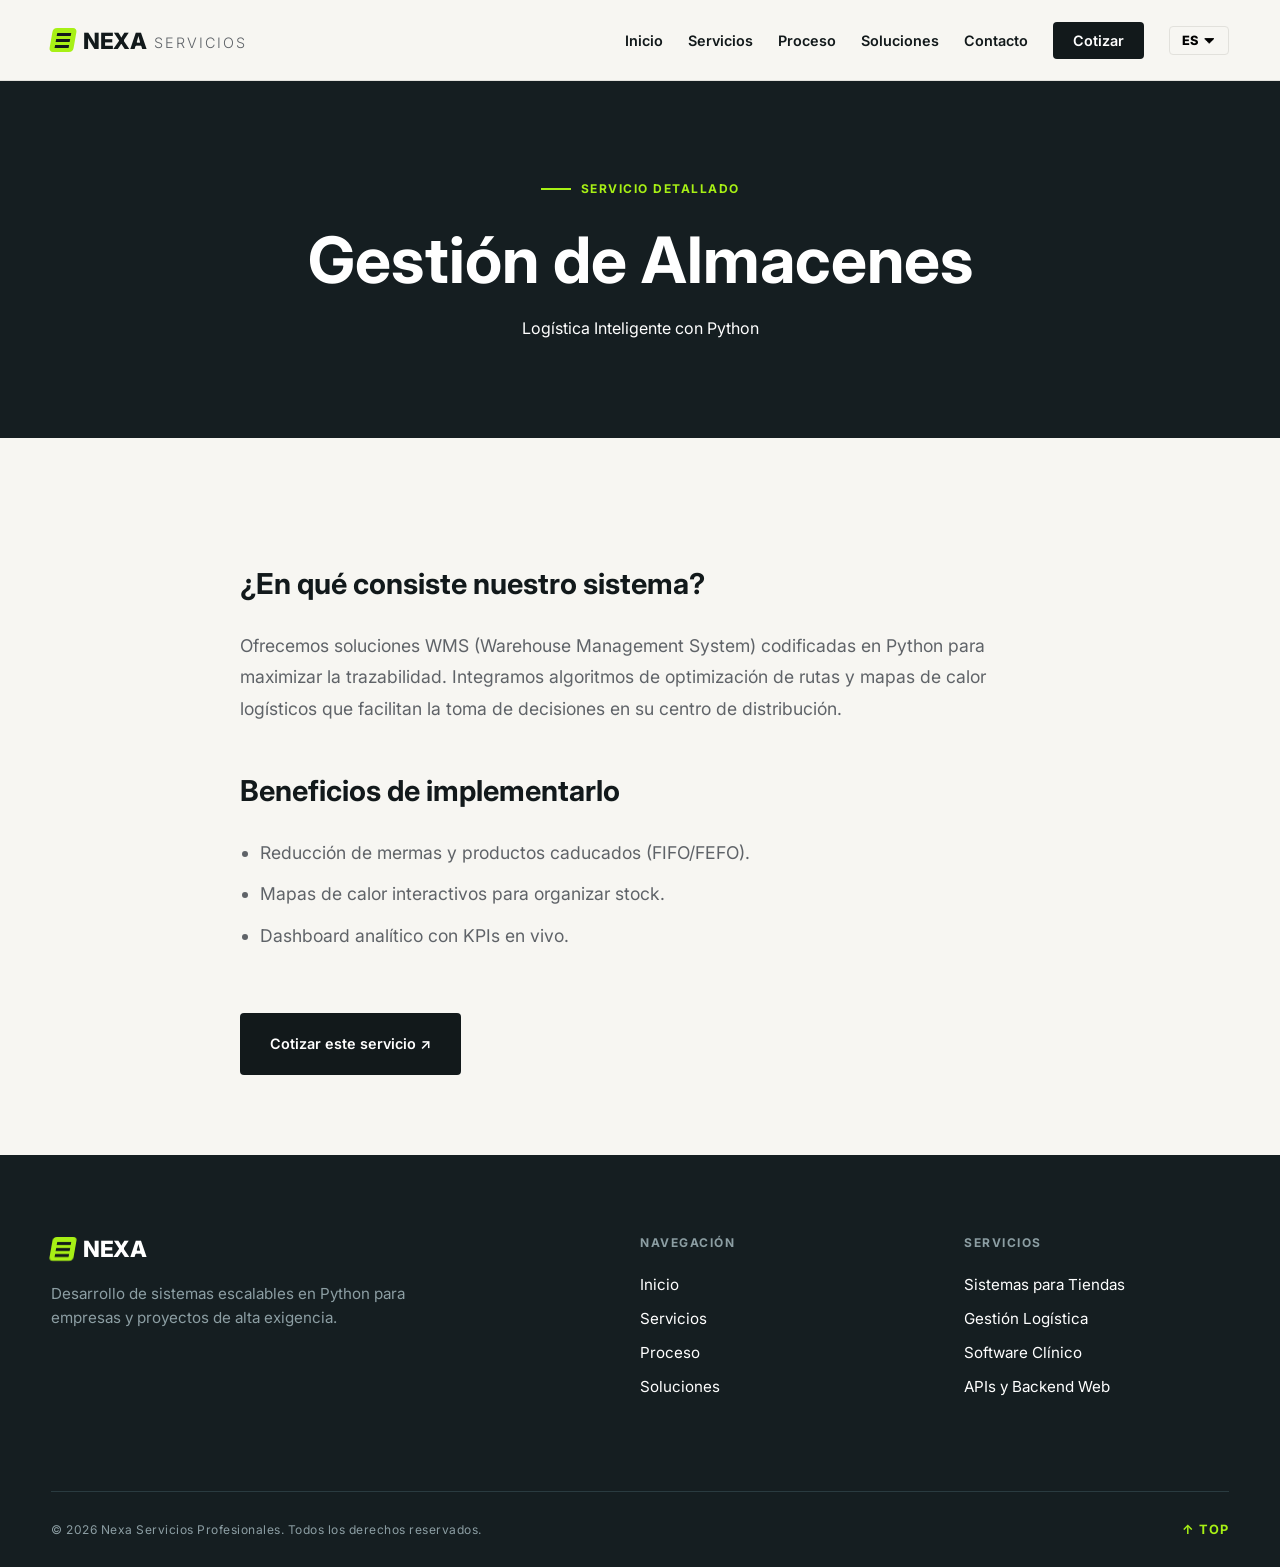
<file: servicio_almacenes.html>
<!DOCTYPE html>
<html lang="es">
<head>
    <meta charset="UTF-8">
    <meta name="viewport" content="width=device-width, initial-scale=1.0">
    <title data-es="NEXA Servicios - Gestión Almacenes" data-en="NEXA Services - Gestión Almacenes" data-fr="NEXA Services - Gestión Almacenes" data-pt="NEXA Serviços - Gestión Almacenes">NEXA Servicios - Gestión Almacenes</title>
    <link rel="stylesheet" href="public/style.css">
</head>
<body>
        <!--Cama Limachi Adrian Alejandro-->
    <header class="navbar">
        <div class="container nav-container">
            <a href="index.html" class="logo">
                <div class="logo-icon">
                    <span></span><span></span><span></span>
                </div>
                <span class="logo-bold">NEXA</span>
                <span class="logo-light">SERVICIOS</span>
            </a>
            <button class="menu-toggle" id="menu-toggle">
                <span></span><span></span><span></span>
            </button>
            <nav class="nav-links" id="nav-links">
                <a href="index.html" data-es="Inicio" data-en="Home" data-fr="Accueil" data-pt="Início">Inicio</a>
                <a href="servicios.html" data-es="Servicios" data-en="Services" data-fr="Services" data-pt="Serviços">Servicios</a>
                <a href="proceso.html" data-es="Proceso" data-en="Process" data-fr="Processus" data-pt="Processo">Proceso</a>
                <a href="soluciones.html" data-es="Soluciones" data-en="Solutions" data-fr="Solutions" data-pt="Soluções">Soluciones</a>
                <a href="contacto.html" data-es="Contacto" data-en="Contact" data-fr="Contact" data-pt="Contato">Contacto</a>
                <a href="presupuesto.html" class="nav-btn-highlight" data-es="Cotizar" data-en="Quote" data-fr="Devis" data-pt="Orçamento">Cotizar</a>
                <div class="lang-selector">
                    <button class="current-lang-btn" id="current-lang-btn">
                        <span id="current-lang">ES</span> ⏷
                    </button>
                    <div class="lang-dropdown">
                        <button class="lang-option" data-lang="es">Español (ES)</button>
                        <button class="lang-option" data-lang="en">English (EN)</button>
                        <button class="lang-option" data-lang="fr">Français (FR)</button>
                        <button class="lang-option" data-lang="pt">Português (PT)</button>
                    </div>
                </div>
            </nav>
        </div>
    </header>
    <main>

        <section class="service-detail-hero fade-in">
            <div class="container">
                <div class="subtitle center-subtitle" style="color:var(--nexa-green);">
                    <span class="line"></span>
                    <span data-es="SERVICIO DETALLADO" data-en="DETAILED SERVICE" data-fr="SERVICE DÉTAILLÉ" data-pt="SERVIÇO DETALHADO">SERVICIO DETALLADO</span>
                </div>
                <h1 data-es="Gestión de Almacenes" data-en="Warehouse Management" data-fr="Gestion d'Entrepôt" data-pt="Gestão de Armazéns">Gestión de Almacenes</h1>
                <p data-es="Logística Inteligente con Python" data-en="Smart Logistics with Python" data-fr="Logistique intelligente avec Python" data-pt="Logística Inteligente com Python">Logística Inteligente con Python</p>
            </div>
        </section>
        <section class="service-detail-content fade-up delay-1">
            <h2 data-es="¿En qué consiste nuestro sistema?" data-en="What does our system consist of?" data-fr="En quoi consiste notre système ?" data-pt="Em que consiste o nosso sistema?">¿En qué consiste nuestro sistema?</h2>
            <p data-es="Ofrecemos soluciones WMS (Warehouse Management System) codificadas en Python para maximizar la trazabilidad. Integramos algoritmos de optimización de rutas y mapas de calor logísticos que facilitan la toma de decisiones en su centro de distribución." data-en="We offer WMS (Warehouse Management System) solutions coded in Python to maximize traceability. We integrate route optimization algorithms and logistics heat maps that facilitate decision-making in your distribution center." data-fr="Nous proposons des solutions WMS (Warehouse Management System) codées en Python pour maximiser la traçabilité. Nous intégrons des algorithmes d'optimisation et des cartes thermiques." data-pt="Oferecemos soluções WMS (Warehouse Management System) codificadas em Python para maximizar a rastreabilidade. Integramos algoritmos de otimização de rotas e mapas de calor logísticos.">Ofrecemos soluciones WMS (Warehouse Management System) codificadas en Python para maximizar la trazabilidad. Integramos algoritmos de optimización de rutas y mapas de calor logísticos que facilitan la toma de decisiones en su centro de distribución.</p>
            
            <h2 data-es="Beneficios de implementarlo" data-en="Benefits of implementation" data-fr="Avantages de la mise en œuvre" data-pt="Benefícios da implementação">Beneficios de implementarlo</h2>
            <ul>
                <li data-es="Reducción de mermas y productos caducados (FIFO/FEFO)." data-en="Reduction of shrinkage and expired products (FIFO/FEFO)." data-fr="Réduction des pertes et des produits périmés (FIFO/FEFO)." data-pt="Redução de perdas e produtos vencidos (FIFO/FEFO).">Reducción de mermas y productos caducados (FIFO/FEFO).</li>
                <li data-es="Mapas de calor interactivos para organizar stock." data-en="Interactive heat maps to organize stock." data-fr="Cartes thermiques interactives pour organiser les stocks." data-pt="Mapas de calor interativos para organizar o estoque.">Mapas de calor interactivos para organizar stock.</li>
                <li data-es="Dashboard analítico con KPIs en vivo." data-en="Analytical dashboard with live KPIs." data-fr="Tableau de bord analytique avec KPI en direct." data-pt="Painel analítico com KPIs ao vivo.">Dashboard analítico con KPIs en vivo.</li>
            </ul>
            <br>
            <a href="presupuesto.html" class="btn-dark" data-es="Cotizar este servicio ↗" data-en="Quote this service ↗" data-fr="Cotiser ce service ↗" data-pt="Cotar este serviço ↗">Cotizar este servicio ↗</a>
        </section>

    </main>
    <footer class="main-footer">
        <div class="container">
            <div class="footer-grid">
                <div class="footer-brand">
                    <a href="index.html" class="logo">
                        <div class="logo-icon">
                            <span></span><span></span><span></span>
                        </div>
                        <span class="logo-bold text-white">NEXA</span>
                    </a>
                    <p data-es="Desarrollo de sistemas escalables en Python para empresas y proyectos de alta exigencia." data-en="Development of scalable Python systems for highly demanding companies and projects." data-fr="Développement de systèmes Python évolutifs pour les entreprises et projets très exigeants." data-pt="Desenvolvimento de sistemas escaláveis em Python para empresas e projetos de alta exigência.">
                        Desarrollo de sistemas escalables en Python para empresas y proyectos de alta exigencia.
                    </p>
                </div>
                <div class="footer-col">
                    <h4 data-es="NAVEGACIÓN" data-en="NAVIGATION" data-fr="NAVIGATION" data-pt="NAVEGAÇÃO">NAVEGACIÓN</h4>
                    <a href="index.html" data-es="Inicio" data-en="Home" data-fr="Accueil" data-pt="Início">Inicio</a>
                    <a href="servicios.html" data-es="Servicios" data-en="Services" data-fr="Services" data-pt="Serviços">Servicios</a>
                    <a href="proceso.html" data-es="Proceso" data-en="Process" data-fr="Processus" data-pt="Processo">Proceso</a>
                    <a href="soluciones.html" data-es="Soluciones" data-en="Solutions" data-fr="Solutions" data-pt="Soluções">Soluciones</a>
                </div>
                <div class="footer-col">
                    <h4 data-es="SERVICIOS" data-en="SERVICES" data-fr="SERVICES" data-pt="SERVIÇOS">SERVICIOS</h4>
                    <a href="servicio_tiendas.html" data-es="Sistemas para Tiendas" data-en="Store Systems" data-fr="Systèmes pour Magasins" data-pt="Sistemas para Lojas">Sistemas para Tiendas</a>
                    <a href="servicio_almacenes.html" data-es="Gestión Logística" data-en="Logistics Management" data-fr="Gestion Logistique" data-pt="Gestão Logística">Gestión Logística</a>
                    <a href="servicio_hospitales.html" data-es="Software Clínico" data-en="Clinical Software" data-fr="Logiciel Clinique" data-pt="Software Clínico">Software Clínico</a>
                    <a href="servicios.html" data-es="APIs y Backend Web" data-en="APIs and Web Backend" data-fr="API et Backend Web" data-pt="APIs e Backend Web">APIs y Backend Web</a>
                </div>
            </div>
            <div class="footer-bottom">
                <p data-es="© 2026 Nexa Servicios Profesionales. Todos los derechos reservados." data-en="© 2026 Nexa Professional Services. All rights reserved." data-fr="© 2026 Nexa Services Professionnels. Tous droits réservés." data-pt="© 2026 Nexa Serviços Profissionais. Todos os direitos reservados.">
                    © 2026 Nexa Servicios Profesionales. Todos los derechos reservados.
                </p>
                <a href="#" class="back-to-top" data-es="↑ TOP" data-en="↑ TOP" data-fr="↑ HAUT" data-pt="↑ TOPO">↑ TOP</a>
            </div>
        </div>
    </footer>
    <script>
        const currSpan = document.getElementById('current-lang');
        const langOpts = document.querySelectorAll('.lang-option');
        const toggle = document.getElementById('menu-toggle');
        const links = document.getElementById('nav-links');
        
        langOpts.forEach(opt => {
            opt.addEventListener('click', () => {
                const lg = opt.getAttribute('data-lang');
                currSpan.textContent = lg.toUpperCase();
                document.documentElement.lang = lg;
                
                document.querySelectorAll('[data-es]').forEach(e => {
                    if(e.tagName === 'TITLE') document.title = e.getAttribute('data-' + lg);
                    else e.innerHTML = e.getAttribute('data-' + lg);
                });
                
                document.querySelectorAll('[data-es-placeholder]').forEach(e => {
                    e.setAttribute('placeholder', e.getAttribute('data-' + lg + '-placeholder'));
                });
            });
        });
        
        toggle.addEventListener('click', () => {
            links.classList.toggle('active');
        });
        
    </script>
</body>
</html>
</file>
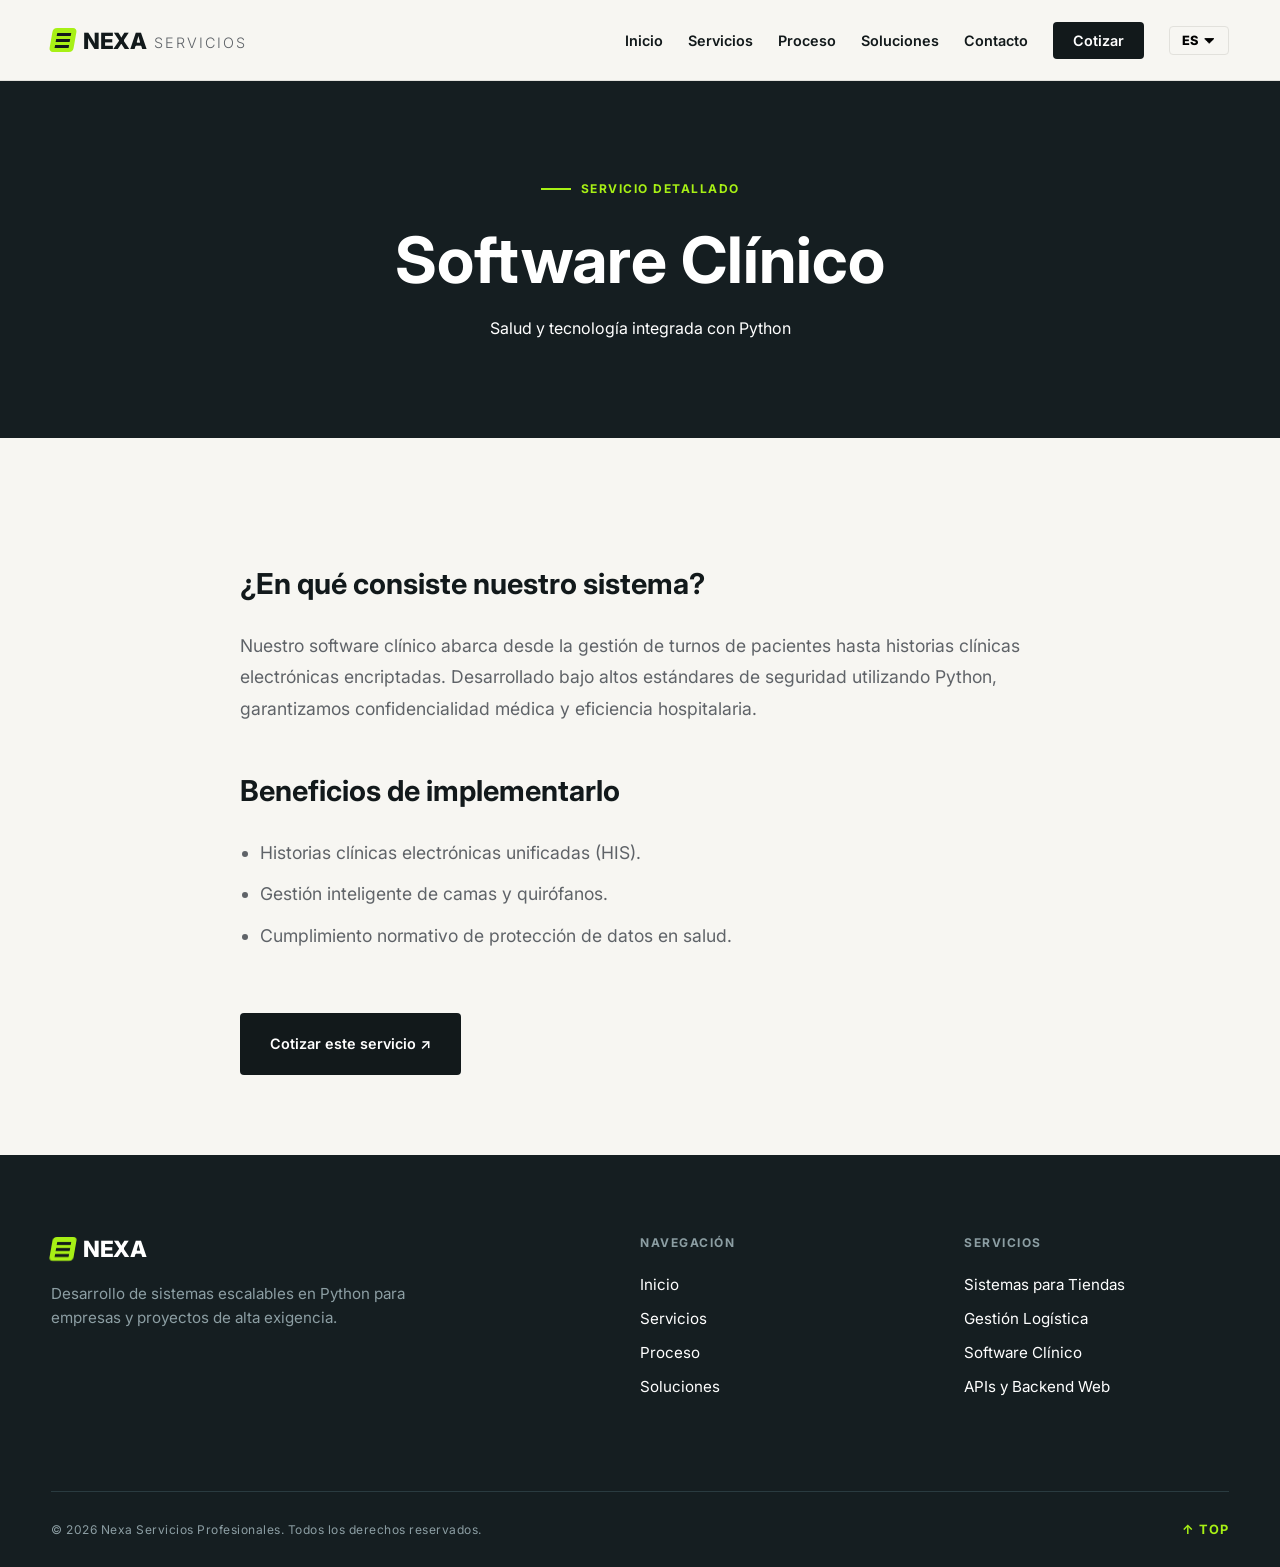
<file: servicio_hospitales.html>
<!DOCTYPE html>
<html lang="es">
<head>
    <meta charset="UTF-8">
    <meta name="viewport" content="width=device-width, initial-scale=1.0">
    <title data-es="NEXA Servicios - Software Clínico" data-en="NEXA Services - Software Clínico" data-fr="NEXA Services - Software Clínico" data-pt="NEXA Serviços - Software Clínico">NEXA Servicios - Software Clínico</title>
    <link rel="stylesheet" href="public/style.css">
</head>
<body>
    <!--Fernandez Segura Alvaro Sebastian-->
    <header class="navbar">
        <div class="container nav-container">
            <a href="index.html" class="logo">
                <div class="logo-icon">
                    <span></span><span></span><span></span>
                </div>
                <span class="logo-bold">NEXA</span>
                <span class="logo-light">SERVICIOS</span>
            </a>
            <button class="menu-toggle" id="menu-toggle">
                <span></span><span></span><span></span>
            </button>
            <nav class="nav-links" id="nav-links">
                <a href="index.html" data-es="Inicio" data-en="Home" data-fr="Accueil" data-pt="Início">Inicio</a>
                <a href="servicios.html" data-es="Servicios" data-en="Services" data-fr="Services" data-pt="Serviços">Servicios</a>
                <a href="proceso.html" data-es="Proceso" data-en="Process" data-fr="Processus" data-pt="Processo">Proceso</a>
                <a href="soluciones.html" data-es="Soluciones" data-en="Solutions" data-fr="Solutions" data-pt="Soluções">Soluciones</a>
                <a href="contacto.html" data-es="Contacto" data-en="Contact" data-fr="Contact" data-pt="Contato">Contacto</a>
                <a href="presupuesto.html" class="nav-btn-highlight" data-es="Cotizar" data-en="Quote" data-fr="Devis" data-pt="Orçamento">Cotizar</a>
                <div class="lang-selector">
                    <button class="current-lang-btn" id="current-lang-btn">
                        <span id="current-lang">ES</span> ⏷
                    </button>
                    <div class="lang-dropdown">
                        <button class="lang-option" data-lang="es">Español (ES)</button>
                        <button class="lang-option" data-lang="en">English (EN)</button>
                        <button class="lang-option" data-lang="fr">Français (FR)</button>
                        <button class="lang-option" data-lang="pt">Português (PT)</button>
                    </div>
                </div>
            </nav>
        </div>
    </header>
    <main>

        <section class="service-detail-hero fade-in">
            <div class="container">
                <div class="subtitle center-subtitle" style="color:var(--nexa-green);">
                    <span class="line"></span>
                    <span data-es="SERVICIO DETALLADO" data-en="DETAILED SERVICE" data-fr="SERVICE DÉTAILLÉ" data-pt="SERVIÇO DETALHADO">SERVICIO DETALLADO</span>
                </div>
                <h1 data-es="Software Clínico" data-en="Clinical Software" data-fr="Logiciel Clinique" data-pt="Software Clínico">Software Clínico</h1>
                <p data-es="Salud y tecnología integrada con Python" data-en="Health and technology integrated with Python" data-fr="Santé et technologie intégrées avec Python" data-pt="Saúde e tecnologia integradas com Python">Salud y tecnología integrada con Python</p>
            </div>
        </section>
        <section class="service-detail-content fade-up delay-1">
            <h2 data-es="¿En qué consiste nuestro sistema?" data-en="What does our system consist of?" data-fr="En quoi consiste notre système ?" data-pt="Em que consiste o nosso sistema?">¿En qué consiste nuestro sistema?</h2>
            <p data-es="Nuestro software clínico abarca desde la gestión de turnos de pacientes hasta historias clínicas electrónicas encriptadas. Desarrollado bajo altos estándares de seguridad utilizando Python, garantizamos confidencialidad médica y eficiencia hospitalaria." data-en="Our clinical software ranges from patient scheduling to encrypted electronic medical records. Developed under high security standards using Python, we guarantee medical confidentiality and hospital efficiency." data-fr="Notre logiciel clinique va de la planification des patients aux dossiers médicaux cryptés. Développé sous des normes de sécurité élevées avec Python, nous garantissons la confidentialité." data-pt="Nosso software clínico abrange desde o agendamento de pacientes até prontuários médicos criptografados. Desenvolvido sob altos padrões de segurança usando Python.">Nuestro software clínico abarca desde la gestión de turnos de pacientes hasta historias clínicas electrónicas encriptadas. Desarrollado bajo altos estándares de seguridad utilizando Python, garantizamos confidencialidad médica y eficiencia hospitalaria.</p>
            
            <h2 data-es="Beneficios de implementarlo" data-en="Benefits of implementation" data-fr="Avantages de la mise en œuvre" data-pt="Benefícios da implementação">Beneficios de implementarlo</h2>
            <ul>
                <li data-es="Historias clínicas electrónicas unificadas (HIS)." data-en="Unified electronic medical records (HIS)." data-fr="Dossiers médicaux électroniques unifiés (HIS)." data-pt="Prontuários médicos eletrônicos unificados (HIS).">Historias clínicas electrónicas unificadas (HIS).</li>
                <li data-es="Gestión inteligente de camas y quirófanos." data-en="Smart management of beds and operating rooms." data-fr="Gestion intelligente des lits et des salles d'opération." data-pt="Gestão inteligente de leitos e salas de cirurgia.">Gestión inteligente de camas y quirófanos.</li>
                <li data-es="Cumplimiento normativo de protección de datos en salud." data-en="Regulatory compliance for health data protection." data-fr="Conformité réglementaire pour la protection des données de santé." data-pt="Conformidade regulatória para proteção de dados de saúde.">Cumplimiento normativo de protección de datos en salud.</li>
            </ul>
            <br>
            <a href="presupuesto.html" class="btn-dark" data-es="Cotizar este servicio ↗" data-en="Quote this service ↗" data-fr="Cotiser ce service ↗" data-pt="Cotar este serviço ↗">Cotizar este servicio ↗</a>
        </section>

    </main>
    <footer class="main-footer">
        <div class="container">
            <div class="footer-grid">
                <div class="footer-brand">
                    <a href="index.html" class="logo">
                        <div class="logo-icon">
                            <span></span><span></span><span></span>
                        </div>
                        <span class="logo-bold text-white">NEXA</span>
                    </a>
                    <p data-es="Desarrollo de sistemas escalables en Python para empresas y proyectos de alta exigencia." data-en="Development of scalable Python systems for highly demanding companies and projects." data-fr="Développement de systèmes Python évolutifs pour les entreprises et projets très exigeants." data-pt="Desenvolvimento de sistemas escaláveis em Python para empresas e projetos de alta exigência.">
                        Desarrollo de sistemas escalables en Python para empresas y proyectos de alta exigencia.
                    </p>
                </div>
                <div class="footer-col">
                    <h4 data-es="NAVEGACIÓN" data-en="NAVIGATION" data-fr="NAVIGATION" data-pt="NAVEGAÇÃO">NAVEGACIÓN</h4>
                    <a href="index.html" data-es="Inicio" data-en="Home" data-fr="Accueil" data-pt="Início">Inicio</a>
                    <a href="servicios.html" data-es="Servicios" data-en="Services" data-fr="Services" data-pt="Serviços">Servicios</a>
                    <a href="proceso.html" data-es="Proceso" data-en="Process" data-fr="Processus" data-pt="Processo">Proceso</a>
                    <a href="soluciones.html" data-es="Soluciones" data-en="Solutions" data-fr="Solutions" data-pt="Soluções">Soluciones</a>
                </div>
                <div class="footer-col">
                    <h4 data-es="SERVICIOS" data-en="SERVICES" data-fr="SERVICES" data-pt="SERVIÇOS">SERVICIOS</h4>
                    <a href="servicio_tiendas.html" data-es="Sistemas para Tiendas" data-en="Store Systems" data-fr="Systèmes pour Magasins" data-pt="Sistemas para Lojas">Sistemas para Tiendas</a>
                    <a href="servicio_almacenes.html" data-es="Gestión Logística" data-en="Logistics Management" data-fr="Gestion Logistique" data-pt="Gestão Logística">Gestión Logística</a>
                    <a href="servicio_hospitales.html" data-es="Software Clínico" data-en="Clinical Software" data-fr="Logiciel Clinique" data-pt="Software Clínico">Software Clínico</a>
                    <a href="servicios.html" data-es="APIs y Backend Web" data-en="APIs and Web Backend" data-fr="API et Backend Web" data-pt="APIs e Backend Web">APIs y Backend Web</a>
                </div>
            </div>
            <div class="footer-bottom">
                <p data-es="© 2026 Nexa Servicios Profesionales. Todos los derechos reservados." data-en="© 2026 Nexa Professional Services. All rights reserved." data-fr="© 2026 Nexa Services Professionnels. Tous droits réservés." data-pt="© 2026 Nexa Serviços Profissionais. Todos os direitos reservados.">
                    © 2026 Nexa Servicios Profesionales. Todos los derechos reservados.
                </p>
                <a href="#" class="back-to-top" data-es="↑ TOP" data-en="↑ TOP" data-fr="↑ HAUT" data-pt="↑ TOPO">↑ TOP</a>
            </div>
        </div>
    </footer>
    <script>
        const currSpan = document.getElementById('current-lang');
        const langOpts = document.querySelectorAll('.lang-option');
        const toggle = document.getElementById('menu-toggle');
        const links = document.getElementById('nav-links');
        
        langOpts.forEach(opt => {
            opt.addEventListener('click', () => {
                const lg = opt.getAttribute('data-lang');
                currSpan.textContent = lg.toUpperCase();
                document.documentElement.lang = lg;
                
                document.querySelectorAll('[data-es]').forEach(e => {
                    if(e.tagName === 'TITLE') document.title = e.getAttribute('data-' + lg);
                    else e.innerHTML = e.getAttribute('data-' + lg);
                });
                
                document.querySelectorAll('[data-es-placeholder]').forEach(e => {
                    e.setAttribute('placeholder', e.getAttribute('data-' + lg + '-placeholder'));
                });
            });
        });
        
        toggle.addEventListener('click', () => {
            links.classList.toggle('active');
        });
        
    </script>
</body>
</html>
</file>
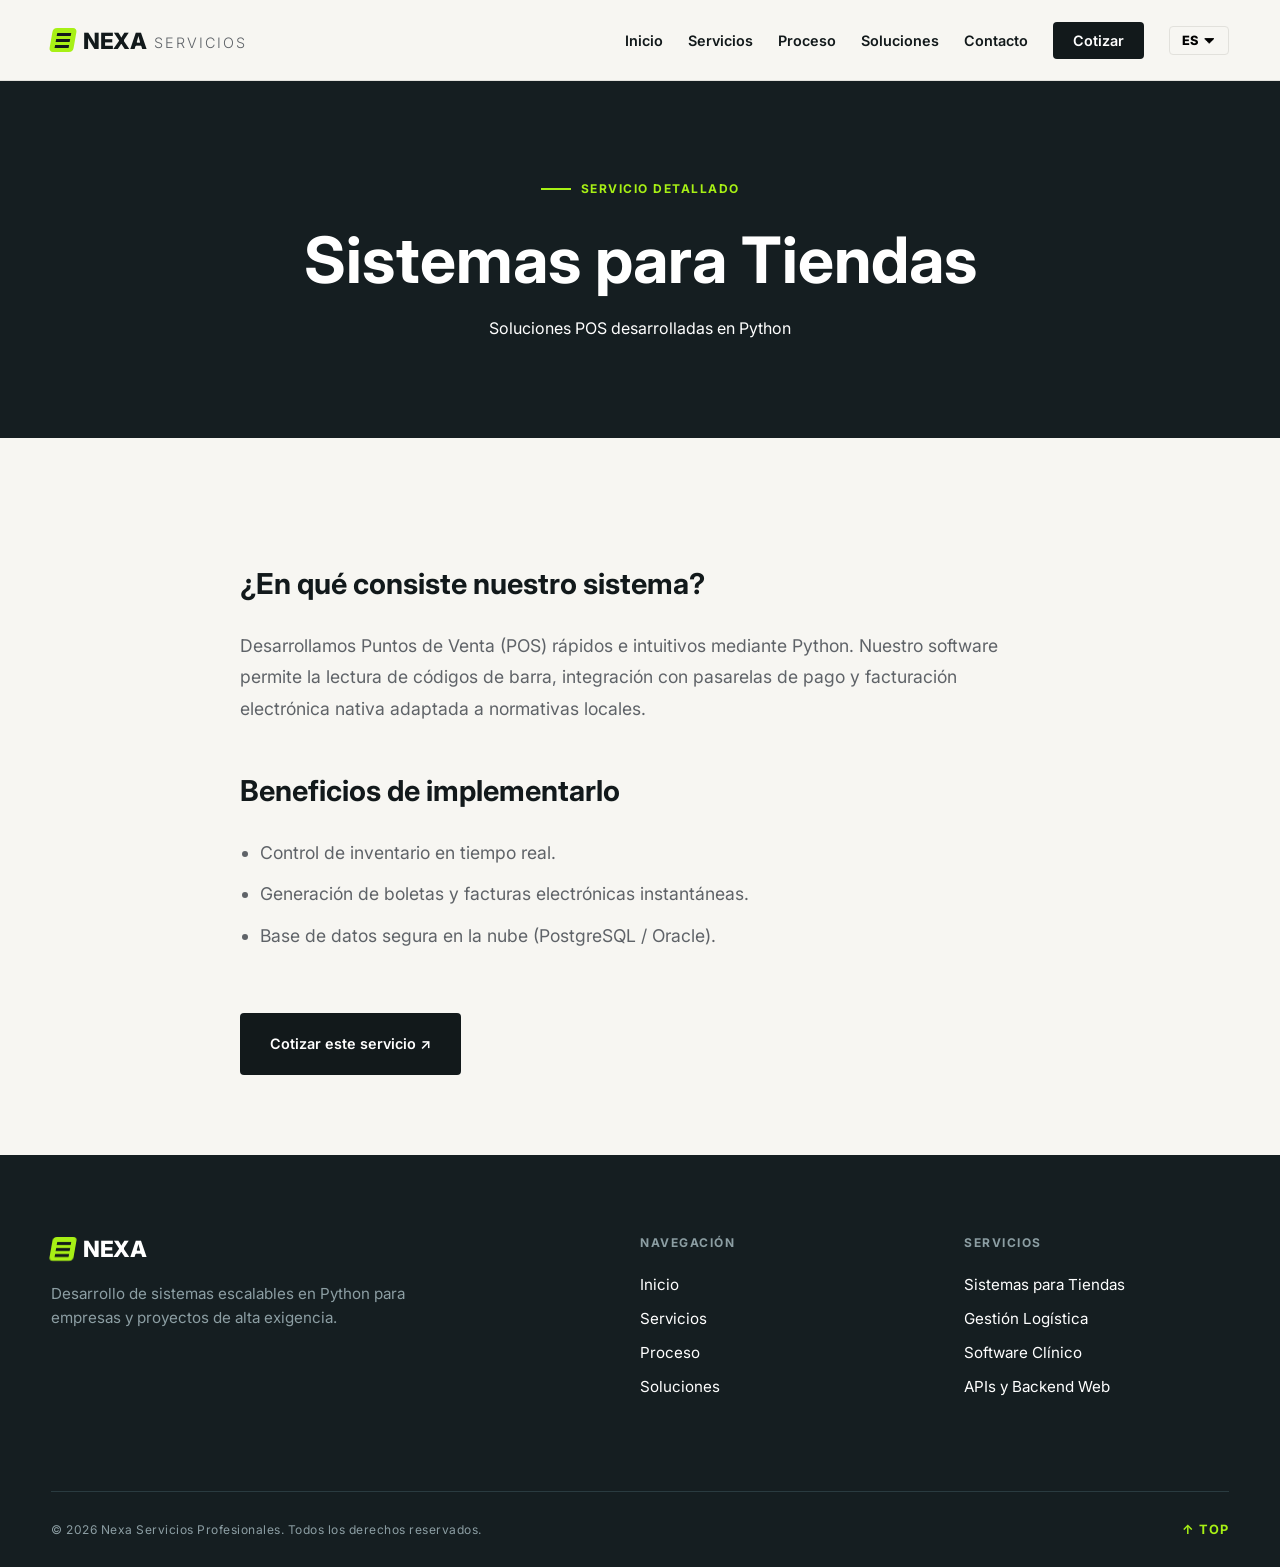
<file: servicio_tiendas.html>
<!DOCTYPE html>
<html lang="es">
<head>
    <meta charset="UTF-8">
    <meta name="viewport" content="width=device-width, initial-scale=1.0">
    <title data-es="NEXA Servicios - Sistemas Tiendas" data-en="NEXA Services - Sistemas Tiendas" data-fr="NEXA Services - Sistemas Tiendas" data-pt="NEXA Serviços - Sistemas Tiendas">NEXA Servicios - Sistemas Tiendas</title>
    <link rel="stylesheet" href="public/style.css">
</head>
<body>
        <!--Fernandez Segura Alvaro Sebastian-->
    <header class="navbar">
        <div class="container nav-container">
            <a href="index.html" class="logo">
                <div class="logo-icon">
                    <span></span><span></span><span></span>
                </div>
                <span class="logo-bold">NEXA</span>
                <span class="logo-light">SERVICIOS</span>
            </a>
            <button class="menu-toggle" id="menu-toggle">
                <span></span><span></span><span></span>
            </button>
            <nav class="nav-links" id="nav-links">
                <a href="index.html" data-es="Inicio" data-en="Home" data-fr="Accueil" data-pt="Início">Inicio</a>
                <a href="servicios.html" data-es="Servicios" data-en="Services" data-fr="Services" data-pt="Serviços">Servicios</a>
                <a href="proceso.html" data-es="Proceso" data-en="Process" data-fr="Processus" data-pt="Processo">Proceso</a>
                <a href="soluciones.html" data-es="Soluciones" data-en="Solutions" data-fr="Solutions" data-pt="Soluções">Soluciones</a>
                <a href="contacto.html" data-es="Contacto" data-en="Contact" data-fr="Contact" data-pt="Contato">Contacto</a>
                <a href="presupuesto.html" class="nav-btn-highlight" data-es="Cotizar" data-en="Quote" data-fr="Devis" data-pt="Orçamento">Cotizar</a>
                <div class="lang-selector">
                    <button class="current-lang-btn" id="current-lang-btn">
                        <span id="current-lang">ES</span> ⏷
                    </button>
                    <div class="lang-dropdown">
                        <button class="lang-option" data-lang="es">Español (ES)</button>
                        <button class="lang-option" data-lang="en">English (EN)</button>
                        <button class="lang-option" data-lang="fr">Français (FR)</button>
                        <button class="lang-option" data-lang="pt">Português (PT)</button>
                    </div>
                </div>
            </nav>
        </div>
    </header>
    <main>

        <section class="service-detail-hero fade-in">
            <div class="container">
                <div class="subtitle center-subtitle" style="color:var(--nexa-green);">
                    <span class="line"></span>
                    <span data-es="SERVICIO DETALLADO" data-en="DETAILED SERVICE" data-fr="SERVICE DÉTAILLÉ" data-pt="SERVIÇO DETALHADO">SERVICIO DETALLADO</span>
                </div>
                <h1 data-es="Sistemas para Tiendas" data-en="Store Systems" data-fr="Systèmes pour Magasins" data-pt="Sistemas para Lojas">Sistemas para Tiendas</h1>
                <p data-es="Soluciones POS desarrolladas en Python" data-en="POS Solutions developed in Python" data-fr="Solutions POS développées en Python" data-pt="Soluções POS desenvolvidas em Python">Soluciones POS desarrolladas en Python</p>
            </div>
        </section>
        <section class="service-detail-content fade-up delay-1">
            <h2 data-es="¿En qué consiste nuestro sistema?" data-en="What does our system consist of?" data-fr="En quoi consiste notre système ?" data-pt="Em que consiste o nosso sistema?">¿En qué consiste nuestro sistema?</h2>
            <p data-es="Desarrollamos Puntos de Venta (POS) rápidos e intuitivos mediante Python. Nuestro software permite la lectura de códigos de barra, integración con pasarelas de pago y facturación electrónica nativa adaptada a normativas locales." data-en="We develop fast and intuitive Point of Sale (POS) systems using Python. Our software allows barcode reading, integration with payment gateways, and native electronic billing adapted to local regulations." data-fr="Nous développons des systèmes de point de vente (POS) rapides et intuitifs utilisant Python. Notre logiciel permet la lecture de codes-barres, l'intégration avec des passerelles de paiement et la facturation électronique native." data-pt="Desenvolvemos Pontos de Venda (POS) rápidos e intuitivos usando Python. Nosso software permite a leitura de códigos de barras, integração com gateways de pagamento e faturamento eletrônico nativo.">Desarrollamos Puntos de Venta (POS) rápidos e intuitivos mediante Python. Nuestro software permite la lectura de códigos de barra, integración con pasarelas de pago y facturación electrónica nativa adaptada a normativas locales.</p>
            
            <h2 data-es="Beneficios de implementarlo" data-en="Benefits of implementation" data-fr="Avantages de la mise en œuvre" data-pt="Benefícios da implementação">Beneficios de implementarlo</h2>
            <ul>
                <li data-es="Control de inventario en tiempo real." data-en="Real-time inventory control." data-fr="Contrôle des stocks en temps réel." data-pt="Controle de estoque em tempo real.">Control de inventario en tiempo real.</li>
                <li data-es="Generación de boletas y facturas electrónicas instantáneas." data-en="Instant generation of electronic receipts and invoices." data-fr="Génération instantanée de reçus et factures électroniques." data-pt="Geração instantânea de recibos e faturas eletrônicas.">Generación de boletas y facturas electrónicas instantáneas.</li>
                <li data-es="Base de datos segura en la nube (PostgreSQL / Oracle)." data-en="Secure cloud database (PostgreSQL / Oracle)." data-fr="Base de données cloud sécurisée (PostgreSQL / Oracle)." data-pt="Banco de dados seguro na nuvem (PostgreSQL / Oracle).">Base de datos segura en la nube (PostgreSQL / Oracle).</li>
            </ul>
            <br>
            <a href="presupuesto.html" class="btn-dark" data-es="Cotizar este servicio ↗" data-en="Quote this service ↗" data-fr="Cotiser ce service ↗" data-pt="Cotar este serviço ↗">Cotizar este servicio ↗</a>
        </section>

    </main>
    <footer class="main-footer">
        <div class="container">
            <div class="footer-grid">
                <div class="footer-brand">
                    <a href="index.html" class="logo">
                        <div class="logo-icon">
                            <span></span><span></span><span></span>
                        </div>
                        <span class="logo-bold text-white">NEXA</span>
                    </a>
                    <p data-es="Desarrollo de sistemas escalables en Python para empresas y proyectos de alta exigencia." data-en="Development of scalable Python systems for highly demanding companies and projects." data-fr="Développement de systèmes Python évolutifs pour les entreprises et projets très exigeants." data-pt="Desenvolvimento de sistemas escaláveis em Python para empresas e projetos de alta exigência.">
                        Desarrollo de sistemas escalables en Python para empresas y proyectos de alta exigencia.
                    </p>
                </div>
                <div class="footer-col">
                    <h4 data-es="NAVEGACIÓN" data-en="NAVIGATION" data-fr="NAVIGATION" data-pt="NAVEGAÇÃO">NAVEGACIÓN</h4>
                    <a href="index.html" data-es="Inicio" data-en="Home" data-fr="Accueil" data-pt="Início">Inicio</a>
                    <a href="servicios.html" data-es="Servicios" data-en="Services" data-fr="Services" data-pt="Serviços">Servicios</a>
                    <a href="proceso.html" data-es="Proceso" data-en="Process" data-fr="Processus" data-pt="Processo">Proceso</a>
                    <a href="soluciones.html" data-es="Soluciones" data-en="Solutions" data-fr="Solutions" data-pt="Soluções">Soluciones</a>
                </div>
                <div class="footer-col">
                    <h4 data-es="SERVICIOS" data-en="SERVICES" data-fr="SERVICES" data-pt="SERVIÇOS">SERVICIOS</h4>
                    <a href="servicio_tiendas.html" data-es="Sistemas para Tiendas" data-en="Store Systems" data-fr="Systèmes pour Magasins" data-pt="Sistemas para Lojas">Sistemas para Tiendas</a>
                    <a href="servicio_almacenes.html" data-es="Gestión Logística" data-en="Logistics Management" data-fr="Gestion Logistique" data-pt="Gestão Logística">Gestión Logística</a>
                    <a href="servicio_hospitales.html" data-es="Software Clínico" data-en="Clinical Software" data-fr="Logiciel Clinique" data-pt="Software Clínico">Software Clínico</a>
                    <a href="servicios.html" data-es="APIs y Backend Web" data-en="APIs and Web Backend" data-fr="API et Backend Web" data-pt="APIs e Backend Web">APIs y Backend Web</a>
                </div>
            </div>
            <div class="footer-bottom">
                <p data-es="© 2026 Nexa Servicios Profesionales. Todos los derechos reservados." data-en="© 2026 Nexa Professional Services. All rights reserved." data-fr="© 2026 Nexa Services Professionnels. Tous droits réservés." data-pt="© 2026 Nexa Serviços Profissionais. Todos os direitos reservados.">
                    © 2026 Nexa Servicios Profesionales. Todos los derechos reservados.
                </p>
                <a href="#" class="back-to-top" data-es="↑ TOP" data-en="↑ TOP" data-fr="↑ HAUT" data-pt="↑ TOPO">↑ TOP</a>
            </div>
        </div>
    </footer>
    <script>
        const currSpan = document.getElementById('current-lang');
        const langOpts = document.querySelectorAll('.lang-option');
        const toggle = document.getElementById('menu-toggle');
        const links = document.getElementById('nav-links');
        
        langOpts.forEach(opt => {
            opt.addEventListener('click', () => {
                const lg = opt.getAttribute('data-lang');
                currSpan.textContent = lg.toUpperCase();
                document.documentElement.lang = lg;
                
                document.querySelectorAll('[data-es]').forEach(e => {
                    if(e.tagName === 'TITLE') document.title = e.getAttribute('data-' + lg);
                    else e.innerHTML = e.getAttribute('data-' + lg);
                });
                
                document.querySelectorAll('[data-es-placeholder]').forEach(e => {
                    e.setAttribute('placeholder', e.getAttribute('data-' + lg + '-placeholder'));
                });
            });
        });
        
        toggle.addEventListener('click', () => {
            links.classList.toggle('active');
        });
        
    </script>
</body>
</html>
</file>
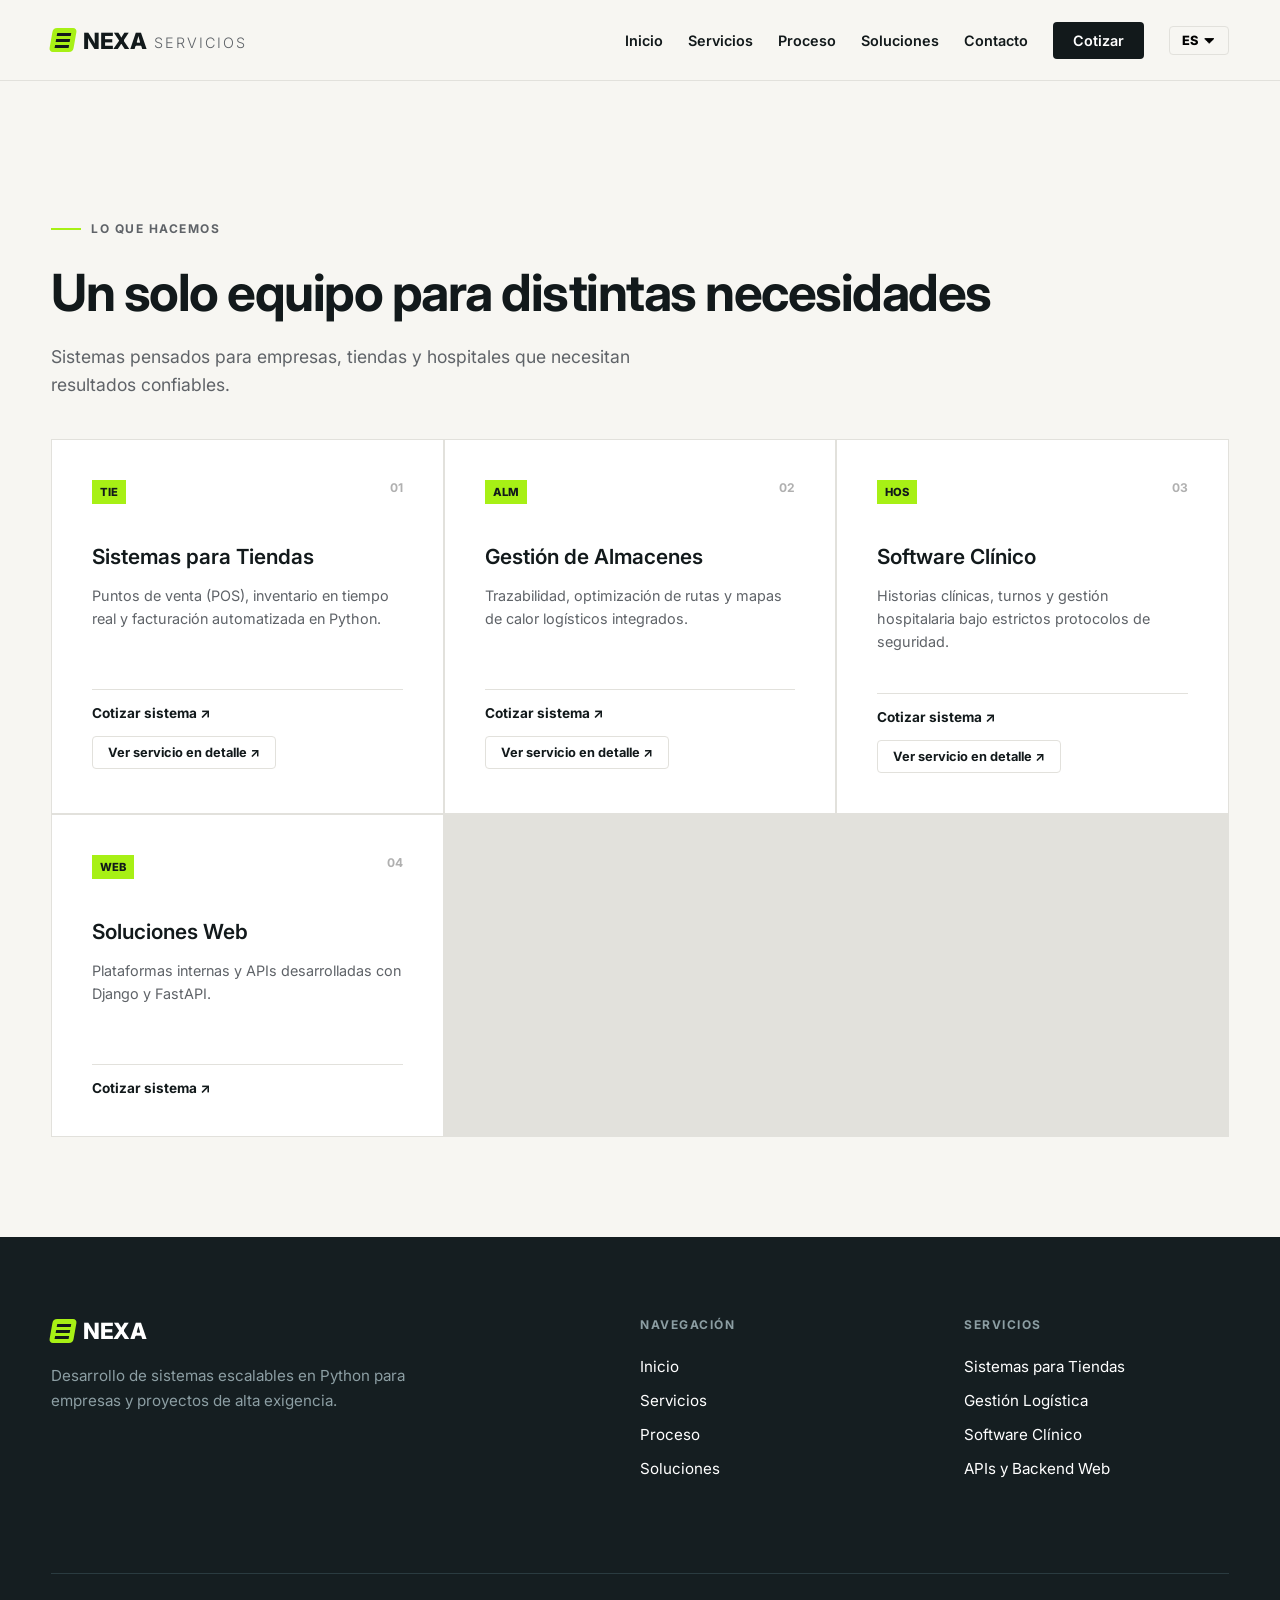
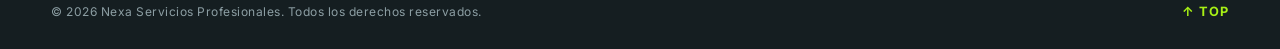
<file: servicios.html>
<!DOCTYPE html>
<html lang="es">
<head>
    <meta charset="UTF-8">
    <meta name="viewport" content="width=device-width, initial-scale=1.0">
    <title data-es="NEXA Servicios - Servicios" data-en="NEXA Services - Servicios" data-fr="NEXA Services - Servicios" data-pt="NEXA Serviços - Servicios">NEXA Servicios - Servicios</title>
    <link rel="stylesheet" href="public/style.css">
</head>
<body>
        <!--Huarcaya Vargas Anderson Ernesto-->
    <header class="navbar">
        <div class="container nav-container">
            <a href="index.html" class="logo">
                <div class="logo-icon">
                    <span></span><span></span><span></span>
                </div>
                <span class="logo-bold">NEXA</span>
                <span class="logo-light">SERVICIOS</span>
            </a>
            <button class="menu-toggle" id="menu-toggle">
                <span></span><span></span><span></span>
            </button>
            <nav class="nav-links" id="nav-links">
                <a href="index.html" data-es="Inicio" data-en="Home" data-fr="Accueil" data-pt="Início">Inicio</a>
                <a href="servicios.html" data-es="Servicios" data-en="Services" data-fr="Services" data-pt="Serviços">Servicios</a>
                <a href="proceso.html" data-es="Proceso" data-en="Process" data-fr="Processus" data-pt="Processo">Proceso</a>
                <a href="soluciones.html" data-es="Soluciones" data-en="Solutions" data-fr="Solutions" data-pt="Soluções">Soluciones</a>
                <a href="contacto.html" data-es="Contacto" data-en="Contact" data-fr="Contact" data-pt="Contato">Contacto</a>
                <a href="presupuesto.html" class="nav-btn-highlight" data-es="Cotizar" data-en="Quote" data-fr="Devis" data-pt="Orçamento">Cotizar</a>
                <div class="lang-selector">
                    <button class="current-lang-btn" id="current-lang-btn">
                        <span id="current-lang">ES</span> ⏷
                    </button>
                    <div class="lang-dropdown">
                        <button class="lang-option" data-lang="es">Español (ES)</button>
                        <button class="lang-option" data-lang="en">English (EN)</button>
                        <button class="lang-option" data-lang="fr">Français (FR)</button>
                        <button class="lang-option" data-lang="pt">Português (PT)</button>
                    </div>
                </div>
            </nav>
        </div>
    </header>
    <main>

        <section class="services fade-in">
            <div class="container">
                <div class="page-header">
                    <div class="subtitle">
                        <span class="line"></span>
                        <span data-es="LO QUE HACEMOS" data-en="WHAT WE DO" data-fr="CE QUE NOUS FAISONS" data-pt="O QUE FAZEMOS">LO QUE HACEMOS</span>
                    </div>
                    <h1 data-es="Un solo equipo para distintas necesidades" data-en="One team for different needs" data-fr="Une seule équipe pour différents besoins" data-pt="Uma única equipe para diferentes necessidades">Un solo equipo para distintas necesidades</h1>
                    <p data-es="Sistemas pensados para empresas, tiendas y hospitales que necesitan resultados confiables." data-en="Systems designed for companies, stores, and hospitals that need reliable results." data-fr="Des systèmes conçus pour les entreprises, les magasins et les hôpitaux qui ont besoin de résultats fiables." data-pt="Sistemas pensados para empresas, lojas e hospitais que precisam de resultados confiáveis.">Sistemas pensados para empresas, tiendas y hospitales que necesitan resultados confiables.</p>
                </div>
                <div class="services-grid">
                    <div class="service-card hover-lift">
                        <div class="card-top">
                            <span class="badge">TIE</span>
                            <span class="num">01</span>
                        </div>
                        <h3 data-es="Sistemas para Tiendas" data-en="Store Systems" data-fr="Systèmes pour Magasins" data-pt="Sistemas para Lojas">Sistemas para Tiendas</h3>
                        <p data-es="Puntos de venta (POS), inventario en tiempo real y facturación automatizada en Python." data-en="Point of sale (POS), real-time inventory, and automated billing in Python." data-fr="Points de vente (POS), inventaire en temps réel et facturation automatisée en Python." data-pt="Pontos de venda (POS), estoque em tempo real e faturamento automatizado em Python.">Puntos de venta (POS), inventario en tiempo real y facturación automatizada en Python.</p>
                        <a href="presupuesto.html" class="card-link" data-es="Cotizar sistema ↗" data-en="Quote system ↗" data-fr="Système de devis ↗" data-pt="Cotar sistema ↗">Cotizar sistema ↗</a>
                        <a href="servicio_tiendas.html" class="btn-target-blank" data-es="Ver servicio en detalle ↗" data-en="View service in detail ↗" data-fr="Voir le service en détail ↗" data-pt="Ver serviço em detalhes ↗">Ver servicio en detalle ↗</a>
                    </div>
                    <div class="service-card hover-lift">
                        <div class="card-top">
                            <span class="badge">ALM</span>
                            <span class="num">02</span>
                        </div>
                        <h3 data-es="Gestión de Almacenes" data-en="Warehouse Management" data-fr="Gestion d'Entrepôt" data-pt="Gestão de Armazéns">Gestión de Almacenes</h3>
                        <p data-es="Trazabilidad, optimización de rutas y mapas de calor logísticos integrados." data-en="Traceability, route optimization, and integrated logistics heat maps." data-fr="Traçabilité, optimisation des itinéraires et cartes thermiques logistiques intégrées." data-pt="Rastreabilidade, otimização de rotas e mapas de calor logísticos integrados.">Trazabilidad, optimización de rutas y mapas de calor logísticos integrados.</p>
                        <a href="presupuesto.html" class="card-link" data-es="Cotizar sistema ↗" data-en="Quote system ↗" data-fr="Système de devis ↗" data-pt="Cotar sistema ↗">Cotizar sistema ↗</a>
                        <a href="servicio_almacenes.html" class="btn-target-blank" data-es="Ver servicio en detalle ↗" data-en="View service in detail ↗" data-fr="Voir le service en détail ↗" data-pt="Ver serviço em detalhes ↗">Ver servicio en detalle ↗</a>
                    </div>
                    <div class="service-card hover-lift">
                        <div class="card-top">
                            <span class="badge">HOS</span>
                            <span class="num">03</span>
                        </div>
                        <h3 data-es="Software Clínico" data-en="Clinical Software" data-fr="Logiciel Clinique" data-pt="Software Clínico">Software Clínico</h3>
                        <p data-es="Historias clínicas, turnos y gestión hospitalaria bajo estrictos protocolos de seguridad." data-en="Medical records, scheduling, and hospital management under strict security protocols." data-fr="Dossiers médicaux, planification et gestion hospitalière sous des protocoles de sécurité stricts." data-pt="Prontuários médicos, agendamentos e gestão hospitalar sob rigorosos protocolos de segurança.">Historias clínicas, turnos y gestión hospitalaria bajo estrictos protocolos de seguridad.</p>
                        <a href="presupuesto.html" class="card-link" data-es="Cotizar sistema ↗" data-en="Quote system ↗" data-fr="Système de devis ↗" data-pt="Cotar sistema ↗">Cotizar sistema ↗</a>
                        <a href="servicio_hospitales.html" class="btn-target-blank" data-es="Ver servicio en detalle ↗" data-en="View service in detail ↗" data-fr="Voir le service en détail ↗" data-pt="Ver serviço em detalhes ↗">Ver servicio en detalle ↗</a>
                    </div>
                    <div class="service-card hover-lift">
                        <div class="card-top">
                            <span class="badge">WEB</span>
                            <span class="num">04</span>
                        </div>
                        <h3 data-es="Soluciones Web" data-en="Web Solutions" data-fr="Solutions Web" data-pt="Soluções Web">Soluciones Web</h3>
                        <p data-es="Plataformas internas y APIs desarrolladas con Django y FastAPI." data-en="Internal platforms and APIs developed with Django and FastAPI." data-fr="Plateformes internes et API développées avec Django et FastAPI." data-pt="Plataformas internas e APIs desenvolvidas com Django e FastAPI.">Plataformas internas y APIs desarrolladas con Django y FastAPI.</p>
                        <a href="presupuesto.html" class="card-link" data-es="Cotizar sistema ↗" data-en="Quote system ↗" data-fr="Système de devis ↗" data-pt="Cotar sistema ↗">Cotizar sistema ↗</a>
                    </div>
                </div>
            </div>
        </section>

    </main>
    <footer class="main-footer">
        <div class="container">
            <div class="footer-grid">
                <div class="footer-brand">
                    <a href="index.html" class="logo">
                        <div class="logo-icon">
                            <span></span><span></span><span></span>
                        </div>
                        <span class="logo-bold text-white">NEXA</span>
                    </a>
                    <p data-es="Desarrollo de sistemas escalables en Python para empresas y proyectos de alta exigencia." data-en="Development of scalable Python systems for highly demanding companies and projects." data-fr="Développement de systèmes Python évolutifs pour les entreprises et projets très exigeants." data-pt="Desenvolvimento de sistemas escaláveis em Python para empresas e projetos de alta exigência.">
                        Desarrollo de sistemas escalables en Python para empresas y proyectos de alta exigencia.
                    </p>
                </div>
                <div class="footer-col">
                    <h4 data-es="NAVEGACIÓN" data-en="NAVIGATION" data-fr="NAVIGATION" data-pt="NAVEGAÇÃO">NAVEGACIÓN</h4>
                    <a href="index.html" data-es="Inicio" data-en="Home" data-fr="Accueil" data-pt="Início">Inicio</a>
                    <a href="servicios.html" data-es="Servicios" data-en="Services" data-fr="Services" data-pt="Serviços">Servicios</a>
                    <a href="proceso.html" data-es="Proceso" data-en="Process" data-fr="Processus" data-pt="Processo">Proceso</a>
                    <a href="soluciones.html" data-es="Soluciones" data-en="Solutions" data-fr="Solutions" data-pt="Soluções">Soluciones</a>
                </div>
                <div class="footer-col">
                    <h4 data-es="SERVICIOS" data-en="SERVICES" data-fr="SERVICES" data-pt="SERVIÇOS">SERVICIOS</h4>
                    <a href="servicio_tiendas.html" data-es="Sistemas para Tiendas" data-en="Store Systems" data-fr="Systèmes pour Magasins" data-pt="Sistemas para Lojas">Sistemas para Tiendas</a>
                    <a href="servicio_almacenes.html" data-es="Gestión Logística" data-en="Logistics Management" data-fr="Gestion Logistique" data-pt="Gestão Logística">Gestión Logística</a>
                    <a href="servicio_hospitales.html" data-es="Software Clínico" data-en="Clinical Software" data-fr="Logiciel Clinique" data-pt="Software Clínico">Software Clínico</a>
                    <a href="servicios.html" data-es="APIs y Backend Web" data-en="APIs and Web Backend" data-fr="API et Backend Web" data-pt="APIs e Backend Web">APIs y Backend Web</a>
                </div>
            </div>
            <div class="footer-bottom">
                <p data-es="© 2026 Nexa Servicios Profesionales. Todos los derechos reservados." data-en="© 2026 Nexa Professional Services. All rights reserved." data-fr="© 2026 Nexa Services Professionnels. Tous droits réservés." data-pt="© 2026 Nexa Serviços Profissionais. Todos os direitos reservados.">
                    © 2026 Nexa Servicios Profesionales. Todos los derechos reservados.
                </p>
                <a href="#" class="back-to-top" data-es="↑ TOP" data-en="↑ TOP" data-fr="↑ HAUT" data-pt="↑ TOPO">↑ TOP</a>
            </div>
        </div>
    </footer>
    <script>
        const currSpan = document.getElementById('current-lang');
        const langOpts = document.querySelectorAll('.lang-option');
        const toggle = document.getElementById('menu-toggle');
        const links = document.getElementById('nav-links');
        
        langOpts.forEach(opt => {
            opt.addEventListener('click', () => {
                const lg = opt.getAttribute('data-lang');
                currSpan.textContent = lg.toUpperCase();
                document.documentElement.lang = lg;
                
                document.querySelectorAll('[data-es]').forEach(e => {
                    if(e.tagName === 'TITLE') document.title = e.getAttribute('data-' + lg);
                    else e.innerHTML = e.getAttribute('data-' + lg);
                });
                
                document.querySelectorAll('[data-es-placeholder]').forEach(e => {
                    e.setAttribute('placeholder', e.getAttribute('data-' + lg + '-placeholder'));
                });
            });
        });
        
        toggle.addEventListener('click', () => {
            links.classList.toggle('active');
        });
        
    </script>
</body>
</html>
</file>
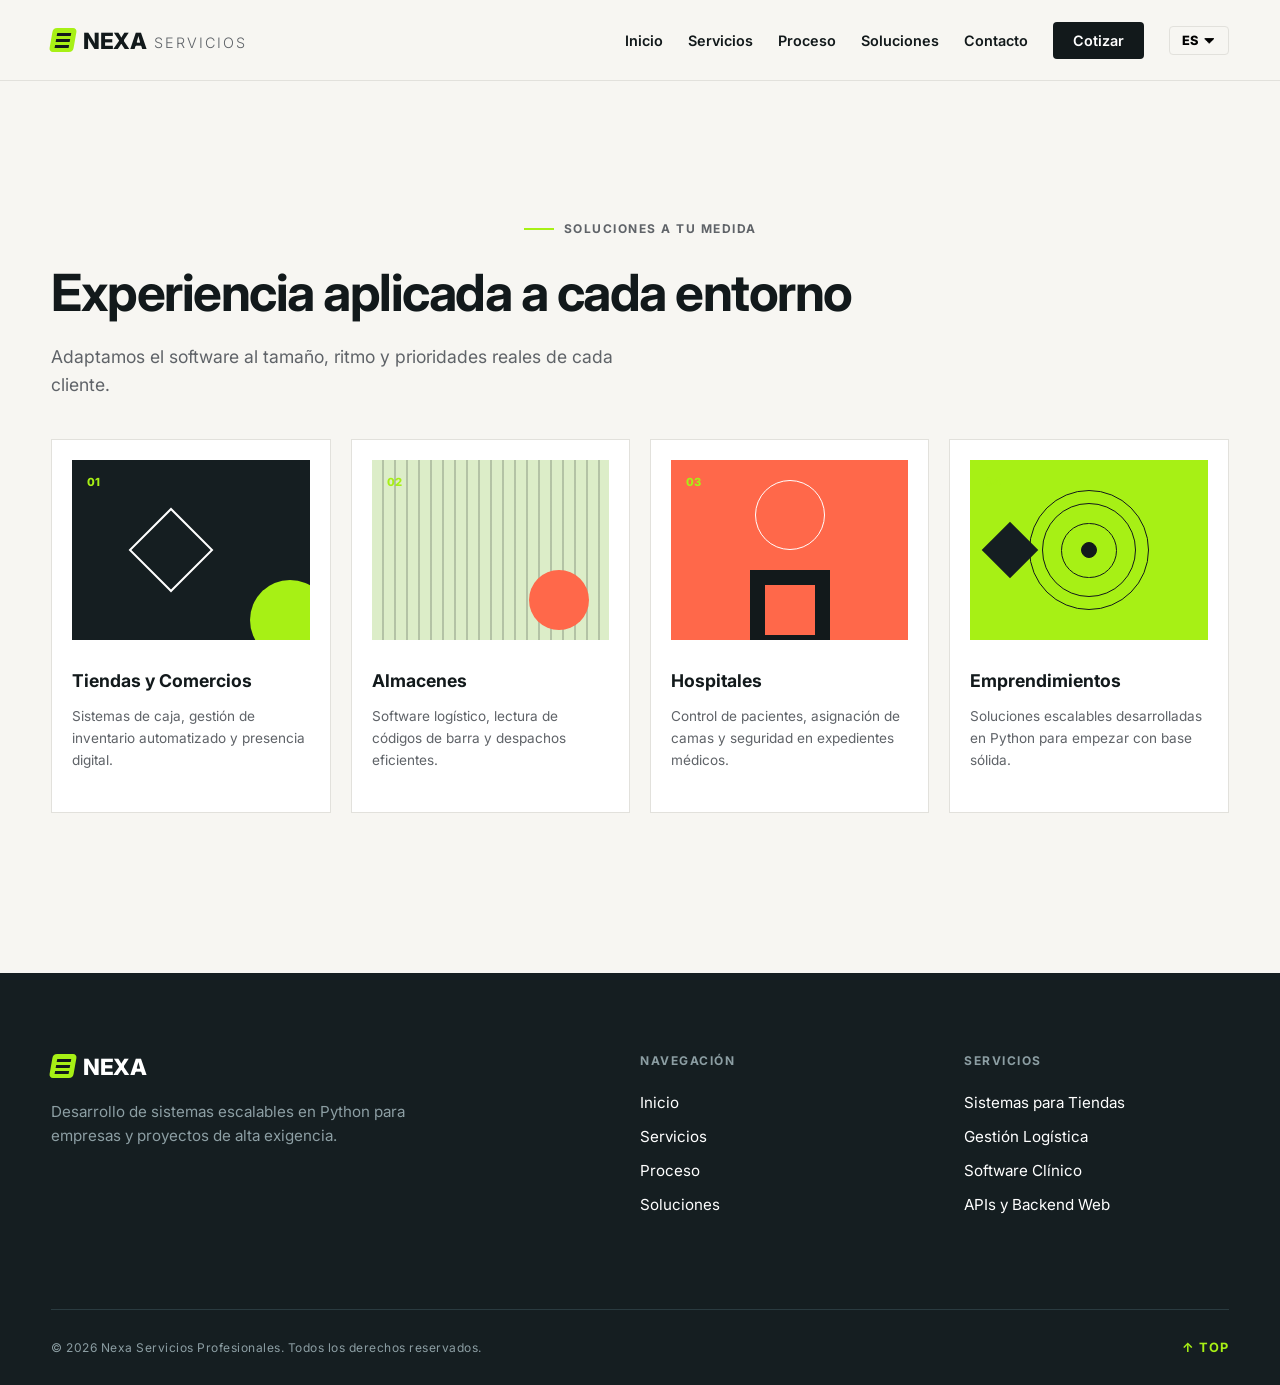
<file: soluciones.html>
<!DOCTYPE html>
<html lang="es">
<head>
    <meta charset="UTF-8">
    <meta name="viewport" content="width=device-width, initial-scale=1.0">
    <title data-es="NEXA Servicios - Soluciones" data-en="NEXA Services - Soluciones" data-fr="NEXA Services - Soluciones" data-pt="NEXA Serviços - Soluciones">NEXA Servicios - Soluciones</title>
    <link rel="stylesheet" href="public/style.css">
</head>
<body>
        <!--Huarcaya Vargas Anderson Ernesto-->
    <header class="navbar">
        <div class="container nav-container">
            <a href="index.html" class="logo">
                <div class="logo-icon">
                    <span></span><span></span><span></span>
                </div>
                <span class="logo-bold">NEXA</span>
                <span class="logo-light">SERVICIOS</span>
            </a>
            <button class="menu-toggle" id="menu-toggle">
                <span></span><span></span><span></span>
            </button>
            <nav class="nav-links" id="nav-links">
                <a href="index.html" data-es="Inicio" data-en="Home" data-fr="Accueil" data-pt="Início">Inicio</a>
                <a href="servicios.html" data-es="Servicios" data-en="Services" data-fr="Services" data-pt="Serviços">Servicios</a>
                <a href="proceso.html" data-es="Proceso" data-en="Process" data-fr="Processus" data-pt="Processo">Proceso</a>
                <a href="soluciones.html" data-es="Soluciones" data-en="Solutions" data-fr="Solutions" data-pt="Soluções">Soluciones</a>
                <a href="contacto.html" data-es="Contacto" data-en="Contact" data-fr="Contact" data-pt="Contato">Contacto</a>
                <a href="presupuesto.html" class="nav-btn-highlight" data-es="Cotizar" data-en="Quote" data-fr="Devis" data-pt="Orçamento">Cotizar</a>
                <div class="lang-selector">
                    <button class="current-lang-btn" id="current-lang-btn">
                        <span id="current-lang">ES</span> ⏷
                    </button>
                    <div class="lang-dropdown">
                        <button class="lang-option" data-lang="es">Español (ES)</button>
                        <button class="lang-option" data-lang="en">English (EN)</button>
                        <button class="lang-option" data-lang="fr">Français (FR)</button>
                        <button class="lang-option" data-lang="pt">Português (PT)</button>
                    </div>
                </div>
            </nav>
        </div>
    </header>
    <main>

        <section class="solutions fade-in">
            <div class="container">
                <div class="page-header text-center">
                    <div class="subtitle center-subtitle">
                        <span class="line"></span>
                        <span data-es="SOLUCIONES A TU MEDIDA" data-en="CUSTOM SOLUTIONS" data-fr="SOLUTIONS SUR MESURE" data-pt="SOLUÇÕES SOB MEDIDA">SOLUCIONES A TU MEDIDA</span>
                    </div>
                    <h1 data-es="Experiencia aplicada a cada entorno" data-en="Experience applied to each environment" data-fr="Expérience appliquée à chaque environnement" data-pt="Experiência aplicada a cada ambiente">Experiencia aplicada a cada entorno</h1>
                    <p data-es="Adaptamos el software al tamaño, ritmo y prioridades reales de cada cliente." data-en="We adapt the software to the size, pace, and real priorities of each client." data-fr="Nous adaptons le logiciel à la taille, au rythme et aux priorités réelles de chaque client." data-pt="Adaptamos o software ao tamanho, ritmo e prioridades reais de cada cliente.">Adaptamos el software al tamaño, ritmo y prioridades reales de cada cliente.</p>
                </div>
                <div class="solutions-grid">
                    <div class="solution-card hover-zoom">
                        <div class="sol-graphic bg-dark">
                            <span class="sol-num">01</span>
                            <div class="shape-diamond"></div>
                            <div class="shape-circle-partial"></div>
                        </div>
                        <h4 data-es="Tiendas y Comercios" data-en="Stores and Shops" data-fr="Magasins et Commerces" data-pt="Lojas e Comércios">Tiendas y Comercios</h4>
                        <p data-es="Sistemas de caja, gestión de inventario automatizado y presencia digital." data-en="Cash register systems, automated inventory management, and digital presence." data-fr="Systèmes de caisse, gestion automatisée des stocks et présence numérique." data-pt="Sistemas de caixa, gestão de estoque automatizada e presença digital.">Sistemas de caja, gestión de inventario automatizado y presencia digital.</p>
                    </div>
                    <div class="solution-card hover-zoom">
                        <div class="sol-graphic bg-lightgreen">
                            <span class="sol-num text-white">02</span>
                            <div class="shape-lines"></div>
                            <div class="shape-circle-solid"></div>
                        </div>
                        <h4 data-es="Almacenes" data-en="Warehouses" data-fr="Entrepôts" data-pt="Armazéns">Almacenes</h4>
                        <p data-es="Software logístico, lectura de códigos de barra y despachos eficientes." data-en="Logistics software, barcode reading, and efficient dispatching." data-fr="Logiciel logistique, lecture de codes-barres et expéditions efficaces." data-pt="Software logístico, leitura de códigos de barras e despachos eficientes.">Software logístico, lectura de códigos de barra y despachos eficientes.</p>
                    </div>
                    <div class="solution-card hover-zoom">
                        <div class="sol-graphic bg-orange">
                            <span class="sol-num text-white">03</span>
                            <div class="shape-square-outline"></div>
                            <div class="shape-circle-outline"></div>
                        </div>
                        <h4 data-es="Hospitales" data-en="Hospitals" data-fr="Hôpitaux" data-pt="Hospitais">Hospitales</h4>
                        <p data-es="Control de pacientes, asignación de camas y seguridad en expedientes médicos." data-en="Patient control, bed assignment, and medical record security." data-fr="Contrôle des patients, attribution des lits et sécurité des dossiers médicaux." data-pt="Controle de pacientes, alocação de leitos e segurança em prontuários médicos.">Control de pacientes, asignación de camas y seguridad en expedientes médicos.</p>
                    </div>
                    <div class="solution-card hover-zoom">
                        <div class="sol-graphic bg-lime">
                            <span class="sol-num text-dark">04</span>
                            <div class="shape-target">
                                <div><div><div></div></div></div>
                            </div>
                            <div class="shape-square-solid"></div>
                        </div>
                        <h4 data-es="Emprendimientos" data-en="Startups" data-fr="Startups" data-pt="Empreendimentos">Emprendimientos</h4>
                        <p data-es="Soluciones escalables desarrolladas en Python para empezar con base sólida." data-en="Scalable solutions developed in Python to start with a solid foundation." data-fr="Des solutions évolutives développées en Python pour démarrer sur des bases solides." data-pt="Soluções escaláveis desenvolvidas em Python para começar com base sólida.">Soluciones escalables desarrolladas en Python para empezar con base sólida.</p>
                    </div>
                </div>
            </div>
        </section>

    </main>
    <footer class="main-footer">
        <div class="container">
            <div class="footer-grid">
                <div class="footer-brand">
                    <a href="index.html" class="logo">
                        <div class="logo-icon">
                            <span></span><span></span><span></span>
                        </div>
                        <span class="logo-bold text-white">NEXA</span>
                    </a>
                    <p data-es="Desarrollo de sistemas escalables en Python para empresas y proyectos de alta exigencia." data-en="Development of scalable Python systems for highly demanding companies and projects." data-fr="Développement de systèmes Python évolutifs pour les entreprises et projets très exigeants." data-pt="Desenvolvimento de sistemas escaláveis em Python para empresas e projetos de alta exigência.">
                        Desarrollo de sistemas escalables en Python para empresas y proyectos de alta exigencia.
                    </p>
                </div>
                <div class="footer-col">
                    <h4 data-es="NAVEGACIÓN" data-en="NAVIGATION" data-fr="NAVIGATION" data-pt="NAVEGAÇÃO">NAVEGACIÓN</h4>
                    <a href="index.html" data-es="Inicio" data-en="Home" data-fr="Accueil" data-pt="Início">Inicio</a>
                    <a href="servicios.html" data-es="Servicios" data-en="Services" data-fr="Services" data-pt="Serviços">Servicios</a>
                    <a href="proceso.html" data-es="Proceso" data-en="Process" data-fr="Processus" data-pt="Processo">Proceso</a>
                    <a href="soluciones.html" data-es="Soluciones" data-en="Solutions" data-fr="Solutions" data-pt="Soluções">Soluciones</a>
                </div>
                <div class="footer-col">
                    <h4 data-es="SERVICIOS" data-en="SERVICES" data-fr="SERVICES" data-pt="SERVIÇOS">SERVICIOS</h4>
                    <a href="servicio_tiendas.html" data-es="Sistemas para Tiendas" data-en="Store Systems" data-fr="Systèmes pour Magasins" data-pt="Sistemas para Lojas">Sistemas para Tiendas</a>
                    <a href="servicio_almacenes.html" data-es="Gestión Logística" data-en="Logistics Management" data-fr="Gestion Logistique" data-pt="Gestão Logística">Gestión Logística</a>
                    <a href="servicio_hospitales.html" data-es="Software Clínico" data-en="Clinical Software" data-fr="Logiciel Clinique" data-pt="Software Clínico">Software Clínico</a>
                    <a href="servicios.html" data-es="APIs y Backend Web" data-en="APIs and Web Backend" data-fr="API et Backend Web" data-pt="APIs e Backend Web">APIs y Backend Web</a>
                </div>
            </div>
            <div class="footer-bottom">
                <p data-es="© 2026 Nexa Servicios Profesionales. Todos los derechos reservados." data-en="© 2026 Nexa Professional Services. All rights reserved." data-fr="© 2026 Nexa Services Professionnels. Tous droits réservés." data-pt="© 2026 Nexa Serviços Profissionais. Todos os direitos reservados.">
                    © 2026 Nexa Servicios Profesionales. Todos los derechos reservados.
                </p>
                <a href="#" class="back-to-top" data-es="↑ TOP" data-en="↑ TOP" data-fr="↑ HAUT" data-pt="↑ TOPO">↑ TOP</a>
            </div>
        </div>
    </footer>
    <script>
        const currSpan = document.getElementById('current-lang');
        const langOpts = document.querySelectorAll('.lang-option');
        const toggle = document.getElementById('menu-toggle');
        const links = document.getElementById('nav-links');
        
        langOpts.forEach(opt => {
            opt.addEventListener('click', () => {
                const lg = opt.getAttribute('data-lang');
                currSpan.textContent = lg.toUpperCase();
                document.documentElement.lang = lg;
                
                document.querySelectorAll('[data-es]').forEach(e => {
                    if(e.tagName === 'TITLE') document.title = e.getAttribute('data-' + lg);
                    else e.innerHTML = e.getAttribute('data-' + lg);
                });
                
                document.querySelectorAll('[data-es-placeholder]').forEach(e => {
                    e.setAttribute('placeholder', e.getAttribute('data-' + lg + '-placeholder'));
                });
            });
        });
        
        toggle.addEventListener('click', () => {
            links.classList.toggle('active');
        });
        
    </script>
</body>
</html>
</file>
<file: public/style.css>
/*Crispin De la Cruz, Franklin Anderson*/
@import url('https://fonts.googleapis.com/css2?family=Inter:wght@300;400;600;700;800&display=swap');
:root {
    --bg-color: #f7f6f2;
    --text-dark: #12191b;
    --text-light: #5f6368;
    --nexa-green: #a7f015;
    --nexa-orange: #ff684a;
    --dark-bg: #151e21;
    --dark-card: #1a2528;
    --white: #ffffff;
    --border-color: #e2e1dc;
    --dark-border: #2a3b40;
    --transition: 0.3s ease;
}
* {
    margin: 0;
    padding: 0;
    box-sizing: border-box;
    font-family: 'Inter', sans-serif;
}
html {
    scroll-behavior: smooth;
    background-color: var(--bg-color);
    color: var(--text-dark);
}
body {
    overflow-x: hidden;
    display: flex;
    flex-direction: column;
    min-height: 100vh;
}
main {
    flex: 1;
}
.container {
    width: 92%;
    max-width: 1300px;
    margin: 0 auto;
}
.text-orange { color: var(--nexa-orange); }
.text-green { color: var(--nexa-green); }
.text-white { color: var(--white); }
.text-dark { color: var(--text-dark); }
.bg-dark { background-color: var(--dark-bg); }
.bg-lightgreen { background-color: #dcedc8; }
.bg-orange { background-color: var(--nexa-orange); }
.bg-lime { background-color: var(--nexa-green); }
.subtitle {
    display: flex;
    align-items: center;
    gap: 10px;
    font-size: 0.75rem;
    font-weight: 700;
    letter-spacing: 1.5px;
    color: var(--text-light);
    margin-bottom: 25px;
}
.subtitle .line {
    width: 30px;
    height: 2px;
    background-color: var(--nexa-green);
}
.subtitle.center-subtitle {
    justify-content: center;
}
.subtitle.dark-subtitle {
    color: #8c9ea3;
}
.subtitle.cta-subtitle {
    color: var(--white);
    opacity: 0.8;
}
.line-white {
    background-color: var(--white) !important;
}
.navbar {
    border-bottom: 1px solid var(--border-color);
    background-color: var(--bg-color);
    position: sticky;
    top: 0;
    z-index: 1000;
}
.nav-container {
    display: flex;
    justify-content: space-between;
    align-items: center;
    height: 80px;
}
.logo {
    display: flex;
    align-items: center;
    gap: 8px;
    text-decoration: none;
    color: inherit;
}
.logo-icon {
    width: 24px;
    height: 24px;
    background-color: var(--nexa-green);
    border-radius: 4px;
    display: flex;
    flex-direction: column;
    justify-content: center;
    align-items: center;
    gap: 3px;
    transform: skewX(-10deg);
}
.logo-icon span {
    width: 14px;
    height: 3px;
    background-color: var(--text-dark);
}
.logo-bold { font-weight: 800; font-size: 1.4rem; letter-spacing: -0.5px;}
.logo-light { font-weight: 300; font-size: 0.9rem; letter-spacing: 2px; color: var(--text-light); margin-top: 4px;}
.nav-links {
    display: flex;
    gap: 25px;
    align-items: center;
}
.nav-links a {
    text-decoration: none;
    color: var(--text-dark);
    font-weight: 600;
    font-size: 0.9rem;
    transition: var(--transition);
}
.nav-links a:hover {
    color: var(--nexa-green);
}
.nav-btn-highlight {
    background-color: var(--text-dark);
    color: var(--white) !important;
    padding: 10px 20px;
    border-radius: 4px;
}
.nav-btn-highlight:hover {
    background-color: var(--nexa-orange);
    color: var(--white) !important;
}
.lang-selector {
    position: relative;
    display: inline-block;
}
.current-lang-btn {
    background: none;
    border: 1px solid var(--border-color);
    padding: 6px 12px;
    border-radius: 4px;
    cursor: pointer;
    font-weight: 800;
    font-size: 0.8rem;
    display: flex;
    align-items: center;
    gap: 5px;
    transition: var(--transition);
}
.current-lang-btn:hover {
    background-color: var(--white);
    border-color: var(--nexa-green);
}
.lang-dropdown {
    display: none;
    position: absolute;
    top: 100%;
    right: 0;
    margin-top: 5px;
    background-color: var(--white);
    box-shadow: 0 5px 15px rgba(0,0,0,0.1);
    border-radius: 4px;
    flex-direction: column;
    overflow: hidden;
    min-width: 100px;
    z-index: 1001;
}
.lang-selector:hover .lang-dropdown {
    display: flex;
}
.lang-option {
    background: none;
    border: none;
    padding: 10px 15px;
    cursor: pointer;
    font-weight: 600;
    font-size: 0.85rem;
    color: var(--text-dark);
    transition: var(--transition);
    text-align: left;
}
.lang-option:hover {
    background-color: var(--nexa-green);
}
.menu-toggle {
    display: none;
    flex-direction: column;
    gap: 5px;
    background: none;
    border: none;
    cursor: pointer;
}
.menu-toggle span {
    width: 25px;
    height: 3px;
    background-color: var(--text-dark);
    transition: var(--transition);
}
.page-header {
    padding: 80px 0 40px 0;
}
.page-header h1 {
    font-size: clamp(2.5rem, 4vw, 4rem);
    letter-spacing: -1.5px;
    margin-bottom: 20px;
}
.page-header p {
    font-size: 1.1rem;
    color: var(--text-light);
    max-width: 600px;
    line-height: 1.6;
}
.hero {
    padding: 80px 0 0 0;
}
.hero-grid {
    display: grid;
    grid-template-columns: 1fr 350px;
    gap: 50px;
    align-items: center;
    margin-bottom: 80px;
}
.hero h1 {
    font-size: clamp(3rem, 5vw, 4.5rem);
    line-height: 1.05;
    letter-spacing: -2px;
    margin-bottom: 30px;
}
.hero p {
    font-size: 1.1rem;
    color: var(--text-light);
    max-width: 500px;
    line-height: 1.6;
    margin-bottom: 40px;
}
.hero-actions {
    display: flex;
    align-items: center;
    gap: 30px;
}
.btn-dark {
    background-color: var(--text-dark);
    color: var(--white);
    padding: 18px 30px;
    text-decoration: none;
    font-weight: 600;
    font-size: 0.9rem;
    border-radius: 4px;
    transition: var(--transition);
    border: none;
    cursor: pointer;
    display: inline-block;
}
.btn-dark:hover {
    background-color: var(--nexa-green);
    color: var(--text-dark);
    box-shadow: 0 10px 20px rgba(167, 240, 21, 0.3);
}
.full-width {
    width: 100%;
}
.mt-20 {
    margin-top: 20px;
}
.link-arrow {
    text-decoration: none;
    color: var(--text-dark);
    font-weight: 700;
    font-size: 0.9rem;
    border-bottom: 2px solid var(--text-dark);
    padding-bottom: 5px;
    transition: var(--transition);
}
.link-arrow:hover {
    color: var(--nexa-orange);
    border-color: var(--nexa-orange);
}
.hero-card {
    background-color: var(--dark-card);
    color: var(--white);
    border-radius: 8px;
    padding: 30px;
    box-shadow: 0 20px 40px rgba(0,0,0,0.1);
    position: relative;
    overflow: hidden;
}
.card-header {
    display: flex;
    justify-content: space-between;
    font-size: 0.7rem;
    font-weight: 700;
    letter-spacing: 1px;
    color: #8c9ea3;
    margin-bottom: 40px;
}
.status-online {
    display: flex;
    align-items: center;
    gap: 6px;
    color: var(--nexa-green);
}
.dot {
    width: 6px;
    height: 6px;
    background-color: var(--nexa-green);
    border-radius: 50%;
    animation: blink 2s infinite;
}
.card-graphic {
    position: relative;
    height: 180px;
    display: flex;
    justify-content: center;
    align-items: center;
    margin-bottom: 30px;
}
.circle-outer {
    position: absolute;
    width: 150px;
    height: 150px;
    border: 1px dashed #3a4b50;
    border-radius: 50%;
    animation: rotate 20s linear infinite;
}
.circle-outer::before {
    content: '';
    position: absolute;
    top: -5px;
    left: 50%;
    width: 10px;
    height: 10px;
    background-color: var(--nexa-orange);
    border-radius: 50%;
}
.circle-inner {
    width: 60px;
    height: 60px;
    background-color: var(--nexa-green);
    color: var(--text-dark);
    border-radius: 50%;
    display: flex;
    justify-content: center;
    align-items: center;
    font-weight: 800;
    font-size: 1.2rem;
    z-index: 2;
}
.card-tag {
    font-size: 0.7rem;
    font-weight: 700;
    color: var(--nexa-green);
    letter-spacing: 1px;
    display: block;
    margin-bottom: 10px;
}
.card-body h3 {
    font-size: 1.4rem;
    font-weight: 400;
    line-height: 1.3;
    margin-bottom: 30px;
}
.card-footer {
    display: flex;
    justify-content: space-between;
    border-top: 1px solid var(--dark-border);
    padding-top: 20px;
}
.card-footer div {
    display: flex;
    flex-direction: column;
    gap: 5px;
}
.card-footer .label {
    font-size: 0.65rem;
    color: #8c9ea3;
    font-weight: 700;
    letter-spacing: 1px;
}
.card-footer .value {
    font-size: 0.9rem;
    font-weight: 600;
}
.hero-banner {
    display: grid;
    grid-template-columns: repeat(3, 1fr);
    border-top: 1px solid var(--border-color);
    border-bottom: 1px solid var(--border-color);
    background-color: var(--white);
}
.banner-item {
    padding: 30px 40px;
    display: flex;
    gap: 20px;
    border-right: 1px solid var(--border-color);
}
.banner-item:last-child { border-right: none; }
.banner-item .number {
    font-size: 0.75rem;
    font-weight: 700;
    color: var(--nexa-orange);
}
.banner-item h4 {
    font-size: 0.95rem;
    margin-bottom: 8px;
}
.banner-item p {
    font-size: 0.85rem;
    color: var(--text-light);
    line-height: 1.5;
}
.services {
    padding: 60px 0 100px 0;
    background-color: var(--bg-color);
}
.header-split {
    display: flex;
    justify-content: space-between;
    align-items: flex-end;
    gap: 40px;
    margin-bottom: 60px;
}
.header-split h2 {
    font-size: clamp(2rem, 3.5vw, 3rem);
    line-height: 1.1;
    letter-spacing: -1px;
    max-width: 600px;
}
.header-split p {
    max-width: 400px;
    color: var(--text-light);
    font-size: 1rem;
    line-height: 1.6;
}
.services-grid {
    display: grid;
    grid-template-columns: repeat(auto-fit, minmax(320px, 1fr));
    gap: 2px;
    background-color: var(--border-color);
    border: 1px solid var(--border-color);
}
.service-card {
    background-color: var(--white);
    padding: 40px;
    transition: var(--transition);
}
.hover-lift:hover {
    transform: translateY(-5px);
    box-shadow: 0 15px 30px rgba(0,0,0,0.05);
    z-index: 10;
    position: relative;
}
.card-top {
    display: flex;
    justify-content: space-between;
    margin-bottom: 40px;
}
.badge {
    background-color: var(--nexa-green);
    font-size: 0.7rem;
    font-weight: 800;
    padding: 5px 8px;
}
.num {
    font-size: 0.75rem;
    color: #b0b0b0;
    font-weight: 700;
}
.service-card h3 {
    font-size: 1.3rem;
    margin-bottom: 15px;
    font-weight: 600;
}
.service-card p {
    font-size: 0.9rem;
    color: var(--text-light);
    line-height: 1.6;
    margin-bottom: 40px;
    min-height: 65px;
}
.card-link {
    text-decoration: none;
    font-size: 0.85rem;
    font-weight: 700;
    color: var(--text-dark);
    display: flex;
    justify-content: space-between;
    border-top: 1px solid var(--border-color);
    padding-top: 15px;
    transition: color var(--transition);
}
.service-card:hover .card-link {
    color: var(--nexa-orange);
}
.btn-target-blank {
    background-color: transparent;
    color: var(--text-dark);
    border: 1px solid var(--border-color);
    padding: 8px 15px;
    border-radius: 4px;
    font-size: 0.8rem;
    font-weight: 700;
    display: inline-block;
    text-decoration: none;
    transition: var(--transition);
    margin-top: 15px;
}
.btn-target-blank:hover {
    border-color: var(--nexa-orange);
    color: var(--nexa-orange);
}
.dark-section {
    background-color: var(--dark-bg);
    color: var(--white);
    padding: 120px 0;
}
.process-grid {
    display: grid;
    grid-template-columns: 1fr 1fr;
    gap: 80px;
}
.process-left h2 {
    font-size: clamp(2.5rem, 4vw, 3.5rem);
    line-height: 1.1;
    letter-spacing: -1.5px;
    margin-bottom: 25px;
}
.process-left p {
    color: #8c9ea3;
    font-size: 1.1rem;
    margin-bottom: 60px;
}
.pulse-graphic {
    position: relative;
    width: 150px;
    height: 150px;
    display: flex;
    justify-content: center;
    align-items: center;
}
.pulse-ring {
    position: absolute;
    width: 100%;
    height: 100%;
    border: 1px solid rgba(167, 240, 21, 0.3);
    border-radius: 50%;
    animation: ripple 3s infinite linear;
}
.pulse-ring.delay {
    animation-delay: 1.5s;
    border-color: rgba(255, 104, 74, 0.3);
}
.pulse-core {
    width: 40px;
    height: 40px;
    background-color: var(--nexa-green);
    border-radius: 50%;
    z-index: 2;
}
.process-right {
    display: flex;
    flex-direction: column;
}
.process-step {
    display: grid;
    grid-template-columns: 40px 1fr 30px;
    gap: 20px;
    padding: 35px 0;
    border-bottom: 1px solid var(--dark-border);
    transition: var(--transition);
    cursor: default;
}
.process-step:first-child { border-top: 1px solid var(--dark-border); }
.hover-slide:hover {
    padding-left: 15px;
    background: linear-gradient(90deg, rgba(255,255,255,0.03) 0%, transparent 100%);
}
.step-num {
    color: var(--nexa-green);
    font-weight: 800;
    font-size: 0.85rem;
}
.step-text h4 {
    font-size: 1.2rem;
    margin-bottom: 10px;
    font-weight: 400;
}
.step-text p {
    font-size: 0.9rem;
    color: #8c9ea3;
    line-height: 1.5;
}
.step-arrow {
    color: var(--nexa-orange);
    font-weight: bold;
    opacity: 0;
    transition: opacity var(--transition);
}
.process-step:hover .step-arrow {
    opacity: 1;
}
.solutions {
    padding: 60px 0 100px 0;
}
.solutions-header h2 {
    font-size: clamp(2rem, 3.5vw, 3rem);
    letter-spacing: -1px;
    margin-bottom: 20px;
}
.solutions-header p {
    color: var(--text-light);
    margin-bottom: 60px;
}
.solutions-grid {
    display: grid;
    grid-template-columns: repeat(auto-fit, minmax(250px, 1fr));
    gap: 20px;
    margin-bottom: 60px;
}
.solution-card {
    background-color: var(--white);
    padding: 20px 20px 40px 20px;
    border: 1px solid var(--border-color);
    transition: var(--transition);
}
.hover-zoom:hover {
    transform: scale(1.02);
    box-shadow: 0 15px 30px rgba(0,0,0,0.08);
}
.sol-graphic {
    height: 180px;
    margin-bottom: 30px;
    position: relative;
    overflow: hidden;
    display: flex;
    justify-content: center;
    align-items: center;
}
.sol-num {
    position: absolute;
    top: 15px;
    left: 15px;
    font-size: 0.7rem;
    font-weight: 800;
    color: var(--nexa-green);
}
.solution-card h4 {
    font-size: 1.1rem;
    margin-bottom: 15px;
}
.solution-card p {
    font-size: 0.85rem;
    color: var(--text-light);
    line-height: 1.6;
}
.shape-diamond {
    width: 60px;
    height: 60px;
    border: 2px solid var(--white);
    transform: rotate(45deg);
    position: relative;
    left: -20px;
}
.shape-circle-partial {
    width: 80px;
    height: 80px;
    background-color: var(--nexa-green);
    border-radius: 50%;
    position: absolute;
    bottom: -20px;
    right: -20px;
}
.shape-lines {
    width: 100%;
    height: 100%;
    background: repeating-linear-gradient(90deg, transparent, transparent 10px, var(--text-dark) 10px, var(--text-dark) 12px);
    opacity: 0.2;
}
.shape-circle-solid {
    width: 60px;
    height: 60px;
    background-color: var(--nexa-orange);
    border-radius: 50%;
    position: absolute;
    bottom: 10px;
    right: 20px;
}
.shape-square-outline {
    width: 80px;
    height: 80px;
    border: 15px solid var(--text-dark);
    position: absolute;
    bottom: -10px;
}
.shape-circle-outline {
    width: 70px;
    height: 70px;
    border: 1px solid var(--white);
    border-radius: 50%;
    position: absolute;
    top: 20px;
}
.shape-target {
    width: 120px;
    height: 120px;
    border: 1px solid var(--text-dark);
    border-radius: 50%;
    display: flex;
    justify-content: center;
    align-items: center;
}
.shape-target div { width: 80%; height: 80%; border: 1px solid var(--text-dark); border-radius: 50%; display: flex; justify-content: center; align-items: center; }
.shape-target div div { width: 60%; height: 60%; border: 1px solid var(--text-dark); border-radius: 50%; display: flex; justify-content: center; align-items: center;}
.shape-target div div div { width: 30%; height: 30%; background-color: var(--text-dark); }
.shape-square-solid {
    width: 40px;
    height: 40px;
    background-color: var(--dark-bg);
    position: absolute;
    left: 20px;
    top: 50%;
    transform: translateY(-50%) rotate(45deg);
}
.faq-section {
    padding: 60px 0 100px 0;
}
.faq-grid {
    display: grid;
    grid-template-columns: 1fr 2fr;
    gap: 60px;
}
.faq-left h2 {
    font-size: clamp(2.5rem, 4vw, 3.5rem);
    line-height: 1.1;
    letter-spacing: -1.5px;
}
.accordion-item {
    border-bottom: 1px solid var(--border-color);
}
.accordion-header {
    width: 100%;
    display: flex;
    justify-content: space-between;
    align-items: center;
    background: none;
    border: none;
    padding: 25px 0;
    font-size: 1.1rem;
    font-weight: 700;
    color: var(--text-dark);
    cursor: pointer;
    text-align: left;
}
.accordion-header .icon {
    font-size: 1.5rem;
    font-weight: 300;
    color: var(--nexa-orange);
    transition: transform var(--transition);
}
.accordion-header .active-icon {
    color: var(--nexa-orange);
}
.accordion-content {
    max-height: 0;
    overflow: hidden;
    transition: max-height 0.4s ease;
}
.accordion-content p {
    padding-bottom: 25px;
    color: var(--text-light);
    line-height: 1.6;
}
.contact-cta {
    background-color: var(--nexa-orange);
    color: var(--white);
    padding: 100px 0;
}
.cta-grid {
    display: grid;
    grid-template-columns: 1.5fr 1fr;
    gap: 60px;
    align-items: center;
}
.cta-left h2 {
    font-size: clamp(2.5rem, 4vw, 3.5rem);
    line-height: 1.1;
    letter-spacing: -1px;
}
.cta-right {
    display: flex;
    flex-direction: column;
    align-items: flex-start;
}
.btn-white {
    background-color: var(--white);
    color: var(--text-dark);
    padding: 20px 30px;
    border-radius: 4px;
    text-decoration: none;
    font-weight: 700;
    font-size: 1rem;
    display: flex;
    justify-content: space-between;
    align-items: center;
    width: 100%;
    max-width: 350px;
    margin-bottom: 20px;
    transition: transform var(--transition);
    cursor: pointer;
    border: none;
}
.btn-white:hover {
    transform: translateY(-5px);
    box-shadow: 0 10px 20px rgba(0,0,0,0.15);
}
.btn-white .arrow {
    font-weight: 800;
}
.cta-email {
    font-size: 1.1rem;
    font-weight: 600;
    margin-bottom: 5px;
}
.cta-hours {
    font-size: 0.9rem;
    opacity: 0.8;
}
.budget-section {
    padding: 40px 0 100px 0;
}
.budget-grid {
    display: grid;
    grid-template-columns: 1.5fr 1fr;
    gap: 60px;
}
.budget-form h2 {
    font-size: 2rem;
    margin-bottom: 40px;
}
.budget-form h3 {
    font-size: 1.1rem;
    color: var(--text-light);
    margin: 30px 0 15px 0;
    border-bottom: 1px solid var(--border-color);
    padding-bottom: 10px;
}
.options-grid {
    display: grid;
    grid-template-columns: repeat(auto-fit, minmax(180px, 1fr));
    gap: 15px;
}
.option-card input[type="radio"] {
    display: none;
}
.card-content {
    background-color: var(--white);
    border: 2px solid var(--border-color);
    padding: 25px 15px;
    border-radius: 8px;
    text-align: center;
    cursor: pointer;
    transition: var(--transition);
    height: 100%;
    display: flex;
    flex-direction: column;
    align-items: center;
    gap: 10px;
}
.card-content .icon {
    font-size: 2.5rem;
}
.option-card input[type="radio"]:checked + .card-content {
    border-color: var(--nexa-green);
    background-color: rgba(167, 240, 21, 0.05);
    box-shadow: 0 10px 20px rgba(0,0,0,0.05);
}
.modules-grid {
    display: grid;
    grid-template-columns: 1fr 1fr;
    gap: 15px;
}
.module-check {
    display: flex;
    align-items: center;
    gap: 10px;
    background-color: var(--white);
    border: 1px solid var(--border-color);
    padding: 15px;
    border-radius: 6px;
    cursor: pointer;
    transition: var(--transition);
}
.module-check:hover {
    border-color: var(--text-dark);
}
.module-check input[type="checkbox"] {
    width: 18px;
    height: 18px;
    accent-color: var(--nexa-green);
}
.form-input {
    width: 100%;
    padding: 15px;
    margin-bottom: 15px;
    border: 1px solid var(--border-color);
    border-radius: 6px;
    font-size: 1rem;
    font-family: inherit;
}
.form-input:focus {
    outline: none;
    border-color: var(--nexa-orange);
}
.budget-summary {
    position: sticky;
    top: 100px;
    height: fit-content;
}
.summary-box {
    background-color: var(--dark-bg);
    color: var(--white);
    padding: 40px;
    border-radius: 8px;
    box-shadow: 0 20px 40px rgba(0,0,0,0.15);
}
.summary-box h3 {
    font-size: 1.5rem;
    margin-bottom: 30px;
    border-bottom: 1px solid var(--dark-border);
    padding-bottom: 15px;
}
.summary-row {
    display: flex;
    justify-content: space-between;
    margin-bottom: 15px;
    color: #8c9ea3;
    font-size: 0.95rem;
}
.summary-total {
    display: flex;
    justify-content: space-between;
    align-items: center;
    margin-top: 30px;
    padding-top: 20px;
    border-top: 1px solid var(--dark-border);
    font-size: 1.2rem;
    font-weight: 700;
}
.summary-total .text-green {
    font-size: 1.8rem;
}
.summary-note {
    font-size: 0.75rem;
    color: #8c9ea3;
    text-align: center;
    margin-top: 15px;
}
.main-footer {
    background-color: var(--dark-bg);
    color: var(--white);
    padding: 80px 0 30px;
}
.footer-grid {
    display: grid;
    grid-template-columns: 2fr 1fr 1fr;
    gap: 60px;
    margin-bottom: 80px;
}
.footer-brand p {
    color: #8c9ea3;
    font-size: 0.95rem;
    line-height: 1.6;
    max-width: 400px;
    margin-top: 20px;
}
.footer-col h4 {
    font-size: 0.75rem;
    letter-spacing: 1.5px;
    color: #8c9ea3;
    margin-bottom: 25px;
}
.footer-col a {
    display: block;
    color: var(--white);
    text-decoration: none;
    font-size: 0.95rem;
    margin-bottom: 15px;
    transition: color var(--transition);
}
.footer-col a:hover {
    color: var(--nexa-green);
}
.footer-bottom {
    display: flex;
    justify-content: space-between;
    align-items: center;
    border-top: 1px solid var(--dark-border);
    padding-top: 30px;
}
.footer-bottom p {
    font-size: 0.75rem;
    color: #8c9ea3;
    letter-spacing: 0.5px;
}
.back-to-top {
    color: var(--nexa-green);
    text-decoration: none;
    font-weight: 700;
    font-size: 0.8rem;
    letter-spacing: 1px;
}
@keyframes blink {
    0%, 100% { opacity: 1; }
    50% { opacity: 0.3; }
}
@keyframes rotate {
    from { transform: rotate(0deg); }
    to { transform: rotate(360deg); }
}
@keyframes ripple {
    0% { transform: scale(1); opacity: 1; }
    100% { transform: scale(3); opacity: 0; }
}
.fade-up { animation: fadeUp 0.8s ease forwards; opacity: 0; transform: translateY(20px); }
.fade-in { animation: fadeIn 1s ease forwards; opacity: 0; }
.delay-1 { animation-delay: 0.2s; }
.delay-2 { animation-delay: 0.4s; }
.delay-3 { animation-delay: 0.6s; }
@keyframes fadeUp { to { opacity: 1; transform: translateY(0); } }
@keyframes fadeIn { to { opacity: 1; } }
@media (max-width: 1024px) {
    .hero-grid { grid-template-columns: 1fr; }
    .hero-card { display: none; }
    .header-split { flex-direction: column; align-items: flex-start; gap: 20px; }
    .process-grid { grid-template-columns: 1fr; gap: 40px; }
    .banner-item { padding: 20px; }
    .faq-grid { grid-template-columns: 1fr; gap: 30px; }
    .cta-grid { grid-template-columns: 1fr; gap: 40px; }
    .footer-grid { grid-template-columns: 1fr; gap: 40px; }
    .budget-grid { grid-template-columns: 1fr; }
    .budget-summary { position: static; }
}
@media (max-width: 768px) {
    .menu-toggle { display: flex; z-index: 1001; }
    .nav-links {
        position: fixed;
        top: 0; right: -100%;
        width: 80%; height: 100vh;
        background-color: var(--white);
        flex-direction: column;
        justify-content: center;
        box-shadow: -10px 0 30px rgba(0,0,0,0.1);
        transition: right var(--transition);
        z-index: 1000;
    }
    .nav-links.active { right: 0; }
    .hero-banner { grid-template-columns: 1fr; }
    .banner-item { border-right: none; border-bottom: 1px solid var(--border-color); }
    .banner-item:last-child { border-bottom: none; }
    .footer-bottom { flex-direction: column; gap: 20px; text-align: center; }
    .modules-grid { grid-template-columns: 1fr; }
}
.service-detail-hero {
    background-color: var(--dark-bg);
    color: var(--white);
    padding: 100px 0;
    text-align: center;
}
.service-detail-hero h1 {
    font-size: clamp(2.5rem, 5vw, 4rem);
    margin-bottom: 20px;
}
.service-detail-content {
    padding: 80px 0;
    max-width: 800px;
    margin: 0 auto;
    line-height: 1.8;
    font-size: 1.1rem;
    color: var(--text-light);
}
.service-detail-content h2 {
    color: var(--text-dark);
    margin: 40px 0 20px;
    font-size: 1.8rem;
}
.service-detail-content ul {
    margin-left: 20px;
    margin-bottom: 30px;
}
.service-detail-content li {
    margin-bottom: 10px;
}
</file>
